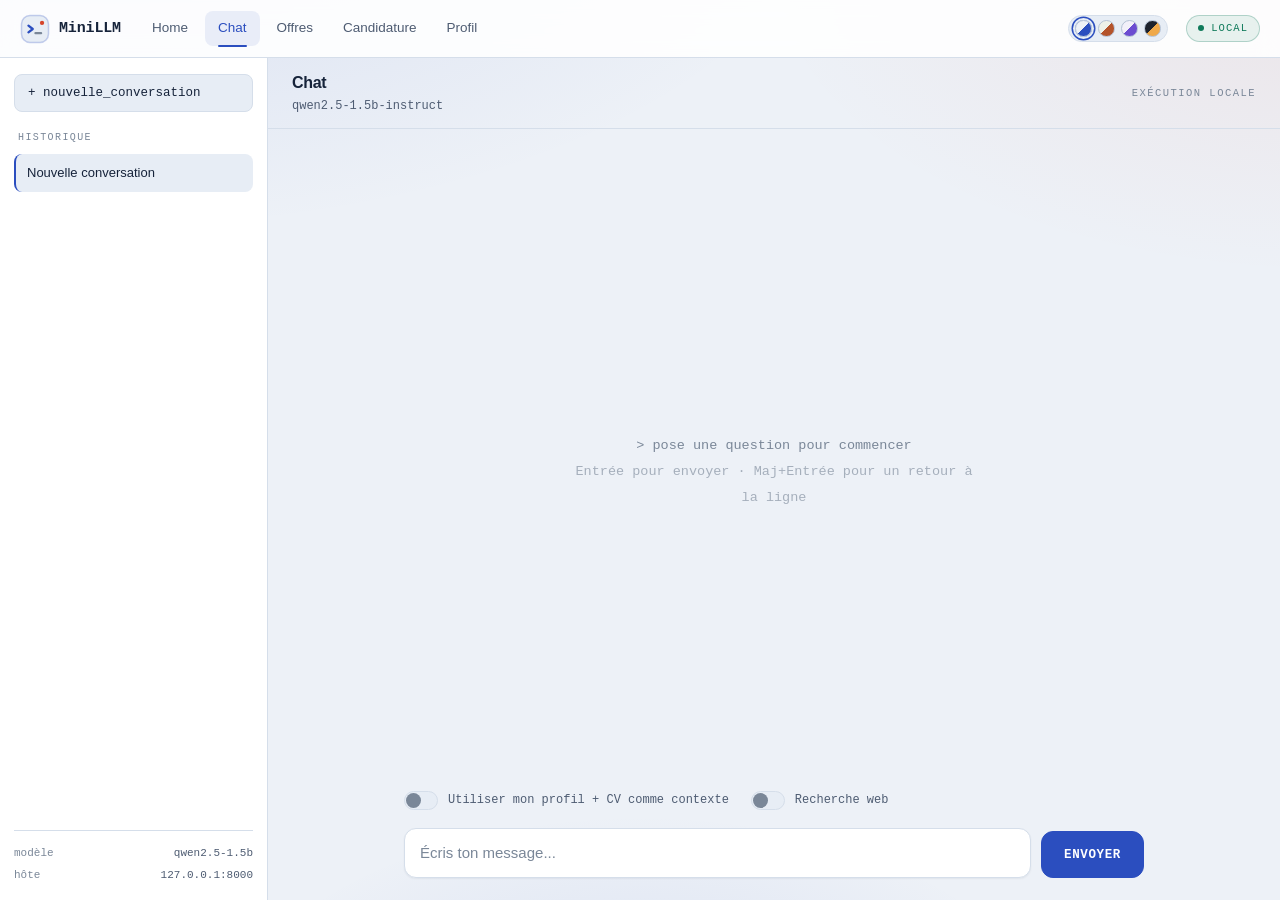
<file: frontend/index.html>
<!DOCTYPE html>
<html lang="fr">
<head>
    <meta charset="UTF-8">
    <meta name="viewport" content="width=device-width, initial-scale=1.0">
    <title>MiniLLM — Chat</title>
    <link rel="icon" href="logo.svg" type="image/svg+xml">
    <link rel="stylesheet" href="style.css">
    <script>
        // Applique le thème enregistré avant le rendu (évite le flash)
        try {
            var t = localStorage.getItem("minillm-palette");
            if (t && t !== "vitrail") document.documentElement.setAttribute("data-theme", t);
        } catch (e) {}
    </script>
</head>
<body>
    <!-- ===== Navigation globale ===== -->
    <header class="topnav">
        <button class="nav-toggle" id="nav-toggle" aria-label="Ouvrir le menu" aria-expanded="false" aria-controls="nav-menu">
            <span class="bar"></span><span class="bar"></span><span class="bar"></span>
        </button>

        <a href="home.html" class="brand">
            <svg class="logo" viewBox="0 0 32 32" aria-hidden="true">
                <rect class="logo-frame" x="1.6" y="1.6" width="28.8" height="28.8" rx="9"/>
                <path class="logo-caret" d="M9 12.4 L13.6 16 L9 19.6"/>
                <path class="logo-line" d="M16.4 20.4 H22.6"/>
                <circle class="logo-spark" cx="23.5" cy="9.5" r="2.3"/>
            </svg>
            <span class="brand-name">MiniLLM</span>
        </a>

        <nav class="nav-menu" id="nav-menu" aria-label="Navigation principale">
            <a href="home.html" class="nav-link">Home</a>
            <a href="index.html" class="nav-link is-active" aria-current="page">Chat</a>
            <a href="jobs.html" class="nav-link">Offres</a>
            <a href="apply.html" class="nav-link">Candidature</a>
            <a href="profile.html" class="nav-link">Profil</a>
        </nav>

        <div class="theme-picker" id="theme-picker" role="group" aria-label="Palette de couleurs">
            <button type="button" class="swatch swatch-vitrail" data-palette="vitrail" title="Vitrail — porcelaine et outremer" aria-label="Palette Vitrail" aria-pressed="true"></button>
            <button type="button" class="swatch swatch-atelier" data-palette="atelier" title="Atelier — terre de Sienne et sauge" aria-label="Palette Atelier" aria-pressed="false"></button>
            <button type="button" class="swatch swatch-aube" data-palette="aube" title="Aube — lavande et violet" aria-label="Palette Aube" aria-pressed="false"></button>
            <button type="button" class="swatch swatch-nuit" data-palette="nuit" title="Nuit — graphite et ambre" aria-label="Palette Nuit" aria-pressed="false"></button>
        </div>

        <span class="status-badge"><span class="status-dot"></span>LOCAL</span>
    </header>

    <!-- ===== Application Chat ===== -->
    <div class="app">
        <div class="sidebar-scrim"></div>

        <aside class="sidebar">
            <button id="new-chat-btn" class="new-chat-btn">+ nouvelle_conversation</button>

            <div class="sidebar-label">Historique</div>
            <div id="history-list" class="history-list"></div>

            <div class="sidebar-footer">
                <div class="model-row"><span>modèle</span><strong>qwen2.5-1.5b</strong></div>
                <div class="model-row"><span>hôte</span><strong>127.0.0.1:8000</strong></div>
            </div>
        </aside>

        <main class="chat-area">
            <header class="chat-header">
                <div class="header-left">
                    <button class="sidebar-toggle" id="sidebar-toggle" aria-label="Afficher l'historique" aria-expanded="false">☰</button>
                    <div class="titles">
                        <span class="page-title">Chat</span>
                        <span class="model-name">qwen2.5-1.5b-instruct</span>
                    </div>
                </div>
                <span class="eyebrow">exécution locale</span>
            </header>

            <div id="messages" class="messages">
                <div class="empty-state" id="empty-state">
                    &gt; pose une question pour commencer<br>
                    <span class="hint">Entrée pour envoyer · Maj+Entrée pour un retour à la ligne</span>
                </div>
            </div>

            <div class="context-toggle-row">
                <label class="context-toggle" for="use-profile-toggle">
                    <input type="checkbox" id="use-profile-toggle">
                    <span class="toggle-track"><span class="toggle-thumb"></span></span>
                    <span class="toggle-label">Utiliser mon profil + CV comme contexte</span>
                </label>
                <label class="context-toggle" for="force-search-toggle">
                    <input type="checkbox" id="force-search-toggle">
                    <span class="toggle-track"><span class="toggle-thumb"></span></span>
                    <span class="toggle-label">Recherche web</span>
                </label>
            </div>

            <form id="chat-form" class="chat-input-form">
                <textarea
                    id="chat-input"
                    placeholder="Écris ton message..."
                    rows="1"
                    aria-label="Message"
                ></textarea>
                <button type="submit" id="send-btn">ENVOYER</button>
            </form>
        </main>
    </div>

    <script src="nav.js"></script>
    <script src="app.js"></script>
</body>
</html>
</file>
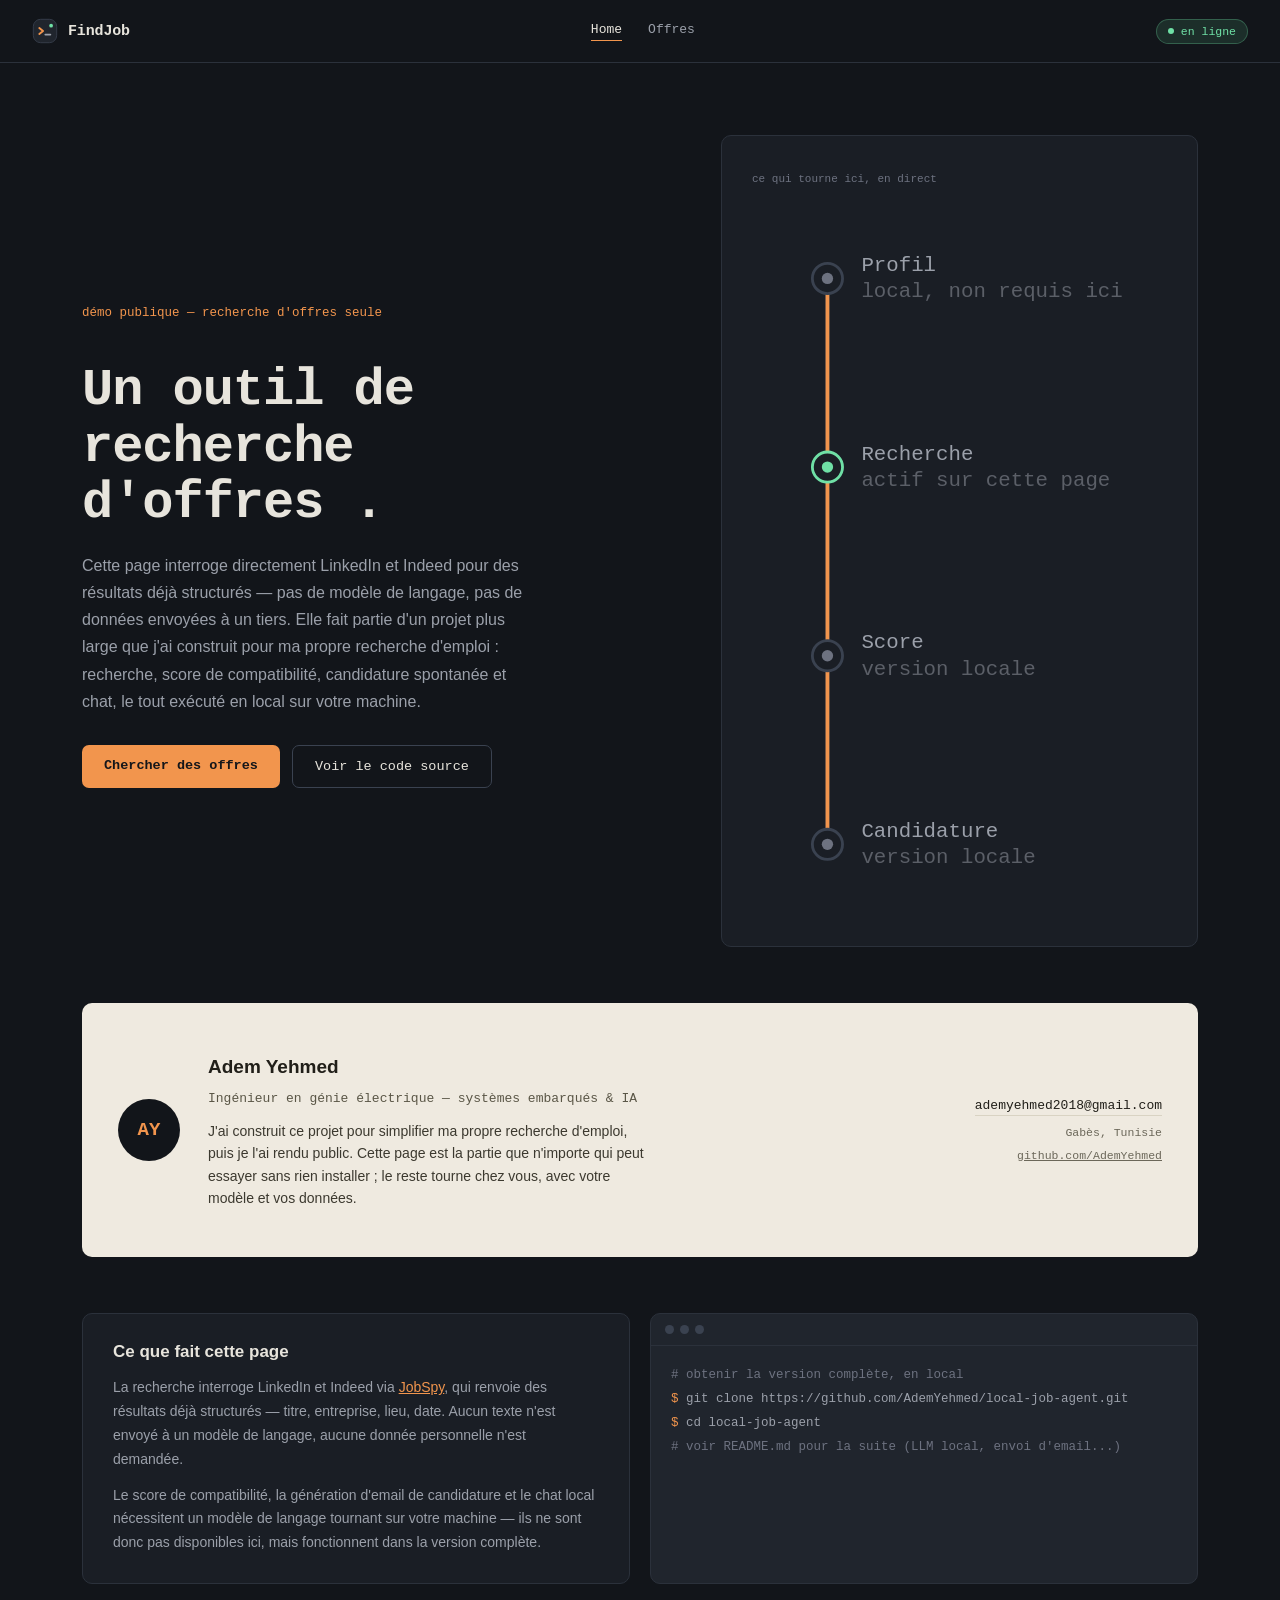
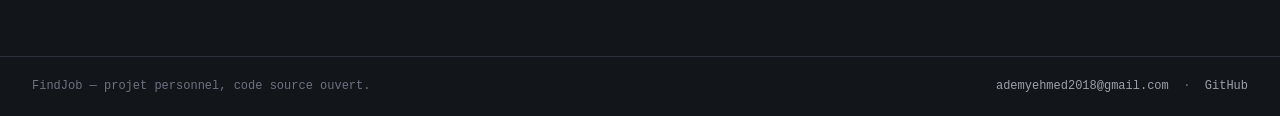
<file: public-demo/frontend/index.html>
<!DOCTYPE html>
<html lang="fr">
<head>
    <meta charset="UTF-8">
    <meta name="viewport" content="width=device-width, initial-scale=1.0">
    <title>FindJob — Recherche d'offres, sans serveur LLM</title>
    <link rel="icon" href="logo.svg" type="image/svg+xml">
    <link rel="stylesheet" href="public.css">
</head>
<body>
    <header class="topnav">
        <a href="home.html" class="brand">
            <svg class="logo" viewBox="0 0 32 32" aria-hidden="true">
                <rect class="logo-frame" x="1.6" y="1.6" width="28.8" height="28.8" rx="9"/>
                <path class="logo-caret" d="M9 12.4 L13.6 16 L9 19.6" fill="none" stroke-width="2.4" stroke-linecap="round" stroke-linejoin="round"/>
                <path class="logo-line" d="M16.4 20.4 H22.6" fill="none" stroke-width="2.2" stroke-linecap="round"/>
                <circle class="logo-spark" cx="23.5" cy="9.5" r="2.3"/>
            </svg>
            <span class="brand-name">FindJob</span>
        </a>

        <nav class="nav-menu" aria-label="Navigation principale">
            <a href="home.html" class="nav-link is-active" aria-current="page">Home</a>
            <a href="jobs.html" class="nav-link">Offres</a>
        </nav>

        <span class="status-badge"><span class="status-dot online"></span>en ligne</span>
    </header>

    <section class="hero-section">
        <div>
            <p class="hero-kicker">démo publique — recherche d'offres seule</p>
            <h1 class="hero-title">Un outil de recherche d'offres .</h1>
            <p class="hero-body">
                Cette page interroge directement LinkedIn et Indeed pour des résultats déjà structurés —
                pas de modèle de langage, pas de données envoyées à un tiers. Elle fait partie d'un projet
                plus large que j'ai construit pour ma propre recherche d'emploi : recherche, score de
                compatibilité, candidature spontanée et chat, le tout exécuté en local sur votre machine.
            </p>
            <div class="hero-actions">
                <a href="jobs.html" class="btn-signal">Chercher des offres</a>
                <a href="https://github.com/AdemYehmed/local-job-agent" target="_blank" rel="noopener noreferrer" class="btn-ghost">Voir le code source</a>
            </div>
        </div>

        <div class="trace-panel">
            <p class="trace-panel-label">ce qui tourne ici, en direct</p>
            <svg class="trace-svg" viewBox="0 0 220 380" aria-label="Étapes du projet : profil, recherche, score, candidature">
                <path class="trace-path" d="M40,40 L40,140 L40,240 L40,340"/>
                <path class="trace-path-active" d="M40,40 L40,140 L40,240 L40,340"/>

                <g class="trace-node">
                    <circle class="trace-node-ring" cx="40" cy="40" r="8"/>
                    <circle class="trace-node-dot" cx="40" cy="40" r="3"/>
                    <text class="trace-node-label" x="58" y="36">Profil</text>
                    <text class="trace-node-label" x="58" y="50" fill-opacity="0.5" font-size="9.5">local, non requis ici</text>
                </g>

                <g class="trace-node is-live">
                    <circle class="trace-node-ring" cx="40" cy="140" r="8"/>
                    <circle class="trace-node-dot" cx="40" cy="140" r="3"/>
                    <text class="trace-node-label" x="58" y="136">Recherche</text>
                    <text class="trace-node-label" x="58" y="150" fill-opacity="0.5" font-size="9.5">actif sur cette page</text>
                </g>

                <g class="trace-node">
                    <circle class="trace-node-ring" cx="40" cy="240" r="8"/>
                    <circle class="trace-node-dot" cx="40" cy="240" r="3"/>
                    <text class="trace-node-label" x="58" y="236">Score</text>
                    <text class="trace-node-label" x="58" y="250" fill-opacity="0.5" font-size="9.5">version locale</text>
                </g>

                <g class="trace-node">
                    <circle class="trace-node-ring" cx="40" cy="340" r="8"/>
                    <circle class="trace-node-dot" cx="40" cy="340" r="3"/>
                    <text class="trace-node-label" x="58" y="336">Candidature</text>
                    <text class="trace-node-label" x="58" y="350" fill-opacity="0.5" font-size="9.5">version locale</text>
                </g>
            </svg>
        </div>
    </section>

    <section class="identity-section">
        <div class="identity-card">
            <div class="identity-avatar">AY</div>
            <div>
                <p class="identity-name">Adem Yehmed</p>
                <p class="identity-role">Ingénieur en génie électrique — systèmes embarqués &amp; IA</p>
                <p class="identity-bio">
                    J'ai construit ce projet pour simplifier ma propre recherche d'emploi, puis je l'ai
                    rendu public. Cette page est la partie que n'importe qui peut essayer sans rien
                    installer ; le reste tourne chez vous, avec votre modèle et vos données.
                </p>
            </div>
            <div class="identity-contact">
                <a class="identity-mail" href="mailto:ademyehmed2018@gmail.com">ademyehmed2018@gmail.com</a>
                <span class="identity-meta">Gabès, Tunisie</span>
                <span class="identity-meta"><a href="https://github.com/AdemYehmed" target="_blank" rel="noopener noreferrer" style="color:inherit;">github.com/AdemYehmed</a></span>
            </div>
        </div>
    </section>

    <section class="about-section">
        <div class="about-panel">
            <h2>Ce que fait cette page</h2>
            <p>
                La recherche interroge LinkedIn et Indeed via <a href="https://github.com/speedyapply/JobSpy" target="_blank" rel="noopener noreferrer" style="color:var(--signal)">JobSpy</a>,
                qui renvoie des résultats déjà structurés — titre, entreprise, lieu, date. Aucun texte
                n'est envoyé à un modèle de langage, aucune donnée personnelle n'est demandée.
            </p>
            <p>
                Le score de compatibilité, la génération d'email de candidature et le chat local
                nécessitent un modèle de langage tournant sur votre machine — ils ne sont donc pas
                disponibles ici, mais fonctionnent dans la version complète.
            </p>
        </div>

        <div class="terminal">
            <div class="terminal-head">
                <span class="terminal-dot"></span><span class="terminal-dot"></span><span class="terminal-dot"></span>
            </div>
            <div class="terminal-body">
                <div><span class="comment"># obtenir la version complète, en local</span></div>
                <div><span class="prompt">$</span> git clone https://github.com/AdemYehmed/local-job-agent.git</div>
                <div><span class="prompt">$</span> cd local-job-agent</div>
                <div><span class="comment"># voir README.md pour la suite (LLM local, envoi d'email...)</span></div>
            </div>
        </div>
    </section>

    <footer class="public-footer">
        <span>FindJob — projet personnel, code source ouvert.</span>
        <span>
            <a href="mailto:ademyehmed2018@gmail.com">ademyehmed2018@gmail.com</a>
            &nbsp;·&nbsp;
            <a href="https://github.com/AdemYehmed/local-job-agent" target="_blank" rel="noopener noreferrer">GitHub</a>
        </span>
    </footer>
</body>
</html>
</file>
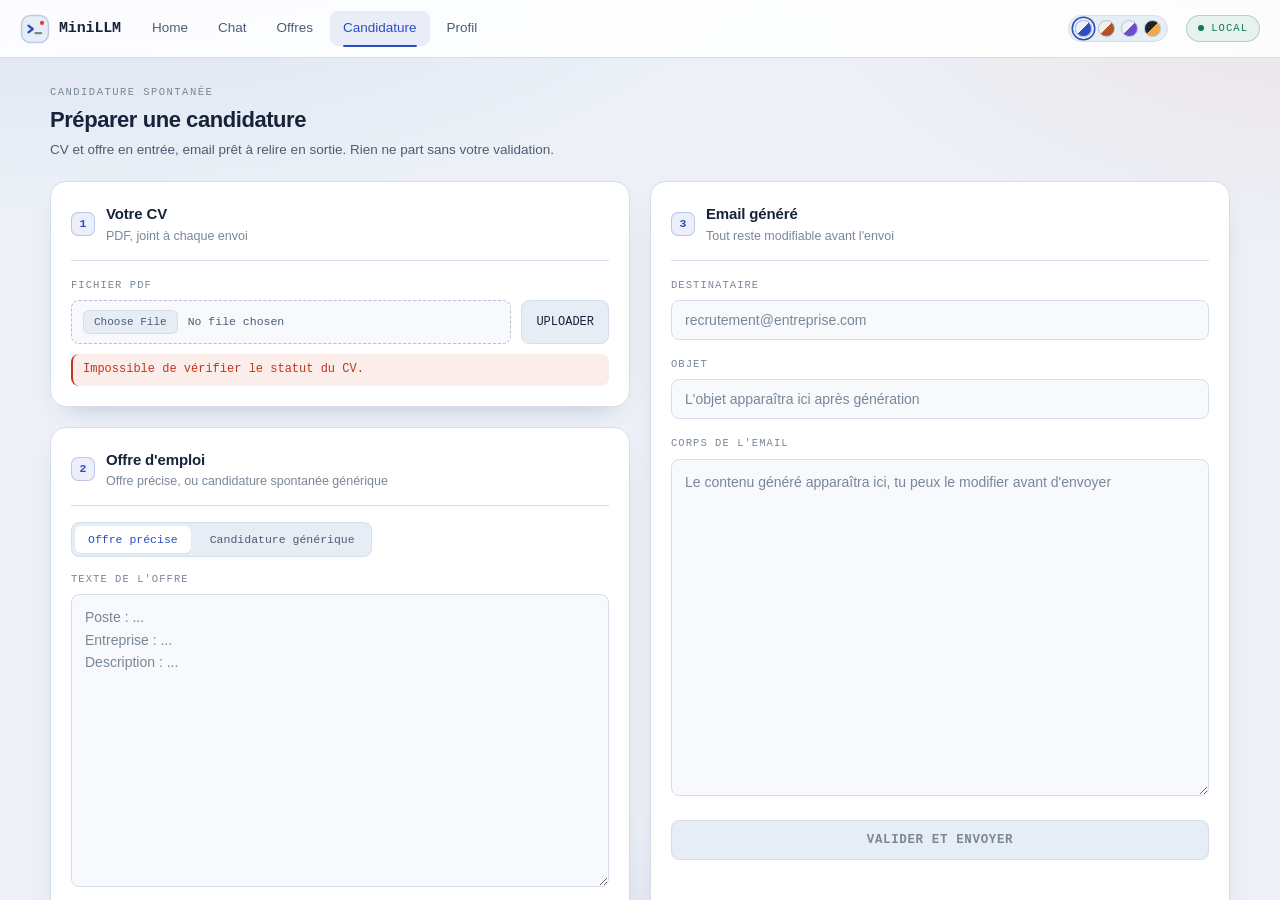
<file: frontend/apply.html>
<!DOCTYPE html>
<html lang="fr">
<head>
    <meta charset="UTF-8">
    <meta name="viewport" content="width=device-width, initial-scale=1.0">
    <title>MiniLLM — Candidature</title>
    <link rel="icon" href="logo.svg" type="image/svg+xml">
    <link rel="stylesheet" href="style.css">
    <link rel="stylesheet" href="apply.css">
    <script>
        // Applique le thème enregistré avant le rendu (évite le flash)
        try {
            var t = localStorage.getItem("minillm-palette");
            if (t && t !== "vitrail") document.documentElement.setAttribute("data-theme", t);
        } catch (e) {}
    </script>
</head>
<body>
    <!-- ===== Navigation globale ===== -->
    <header class="topnav">
        <button class="nav-toggle" id="nav-toggle" aria-label="Ouvrir le menu" aria-expanded="false" aria-controls="nav-menu">
            <span class="bar"></span><span class="bar"></span><span class="bar"></span>
        </button>

        <a href="home.html" class="brand">
            <svg class="logo" viewBox="0 0 32 32" aria-hidden="true">
                <rect class="logo-frame" x="1.6" y="1.6" width="28.8" height="28.8" rx="9"/>
                <path class="logo-caret" d="M9 12.4 L13.6 16 L9 19.6"/>
                <path class="logo-line" d="M16.4 20.4 H22.6"/>
                <circle class="logo-spark" cx="23.5" cy="9.5" r="2.3"/>
            </svg>
            <span class="brand-name">MiniLLM</span>
        </a>

        <nav class="nav-menu" id="nav-menu" aria-label="Navigation principale">
            <a href="home.html" class="nav-link">Home</a>
            <a href="index.html" class="nav-link">Chat</a>
            <a href="jobs.html" class="nav-link">Offres</a>
            <a href="apply.html" class="nav-link is-active" aria-current="page">Candidature</a>
            <a href="profile.html" class="nav-link">Profil</a>
        </nav>

        <div class="theme-picker" id="theme-picker" role="group" aria-label="Palette de couleurs">
            <button type="button" class="swatch swatch-vitrail" data-palette="vitrail" title="Vitrail — porcelaine et outremer" aria-label="Palette Vitrail" aria-pressed="true"></button>
            <button type="button" class="swatch swatch-atelier" data-palette="atelier" title="Atelier — terre de Sienne et sauge" aria-label="Palette Atelier" aria-pressed="false"></button>
            <button type="button" class="swatch swatch-aube" data-palette="aube" title="Aube — lavande et violet" aria-label="Palette Aube" aria-pressed="false"></button>
            <button type="button" class="swatch swatch-nuit" data-palette="nuit" title="Nuit — graphite et ambre" aria-label="Palette Nuit" aria-pressed="false"></button>
        </div>

        <span class="status-badge"><span class="status-dot"></span>LOCAL</span>
    </header>

    <main class="page-main">
        <div class="page-head reveal">
            <div class="titles">
                <p class="eyebrow">candidature spontanée</p>
                <h1 class="page-title">Préparer une candidature</h1>
                <p class="page-subtitle">CV et offre en entrée, email prêt à relire en sortie. Rien ne part sans votre validation.</p>
            </div>
        </div>

        <div class="grid-2">

            <!-- ===== Colonne gauche : entrées ===== -->
            <div>
                <section class="panel reveal reveal-1">
                    <div class="panel-head">
                        <span class="step-badge">1</span>
                        <div class="head-text">
                            <span class="panel-title">Votre CV</span>
                            <span class="panel-hint">PDF, joint à chaque envoi</span>
                        </div>
                    </div>

                    <label class="panel-label" for="cv-upload">Fichier PDF</label>
                    <div class="cv-upload-row">
                        <input type="file" id="cv-upload" accept="application/pdf">
                        <button id="upload-cv-btn" class="secondary-btn">UPLOADER</button>
                    </div>
                    <div id="cv-status" class="status-text"></div>
                </section>

                <section class="panel reveal reveal-2">
                    <div class="panel-head">
                        <span class="step-badge">2</span>
                        <div class="head-text">
                            <span class="panel-title">Offre d'emploi</span>
                            <span class="panel-hint">Offre précise, ou candidature spontanée générique</span>
                        </div>
                    </div>

                    <div class="mode-tabs" role="tablist" aria-label="Mode de candidature">
                        <button type="button" class="mode-tab is-active" id="mode-tab-offer" data-mode="offer">Offre précise</button>
                        <button type="button" class="mode-tab" id="mode-tab-generic" data-mode="generic">Candidature générique</button>
                    </div>

                    <div id="offer-mode-fields">
                        <label class="panel-label" for="job-text">Texte de l'offre</label>
                        <textarea id="job-text" placeholder="Poste : ...&#10;Entreprise : ...&#10;Description : ..." rows="12"></textarea>
                    </div>

                    <div id="generic-mode-fields" style="display:none;">
                        <label class="panel-label" for="company-name">Nom de l'entreprise</label>
                        <input type="text" id="company-name" placeholder="ex: KPIT Technologies">
                        <p class="mode-hint">Aucun poste précis ne sera mentionné — l'email reste général et présente votre profil.</p>
                    </div>

                    <div class="button-row">
                        <button id="score-btn" class="secondary-btn">CALCULER LE SCORE</button>
                        <button id="generate-btn" class="primary-btn">GÉNÉRER L'EMAIL</button>
                    </div>
                    <div id="score-result" class="score-box" style="display:none;"></div>
                    <div id="generate-status" class="status-text"></div>
                </section>
            </div>

            <!-- ===== Colonne droite : email ===== -->
            <div>
                <section class="panel reveal reveal-3">
                    <div class="panel-head">
                        <span class="step-badge">3</span>
                        <div class="head-text">
                            <span class="panel-title">Email généré</span>
                            <span class="panel-hint">Tout reste modifiable avant l'envoi</span>
                        </div>
                    </div>

                    <div class="field">
                        <label class="panel-label" for="email-to">Destinataire</label>
                        <input type="email" id="email-to" placeholder="recrutement@entreprise.com">
                    </div>

                    <div class="field">
                        <label class="panel-label" for="email-subject">Objet</label>
                        <input type="text" id="email-subject" placeholder="L'objet apparaîtra ici après génération">
                    </div>

                    <div class="field">
                        <label class="panel-label" for="email-body">Corps de l'email</label>
                        <textarea id="email-body" placeholder="Le contenu généré apparaîtra ici, tu peux le modifier avant d'envoyer" rows="14"></textarea>
                    </div>

                    <button id="send-btn" class="primary-btn send" disabled>VALIDER ET ENVOYER</button>
                    <div id="send-status" class="status-text"></div>

                    <p class="send-note">L'envoi demande une confirmation. Le CV uploadé est joint automatiquement.</p>
                </section>
            </div>

        </div>
    </main>

    <script src="nav.js"></script>
    <script src="apply.js"></script>
</body>
</html>
</file>
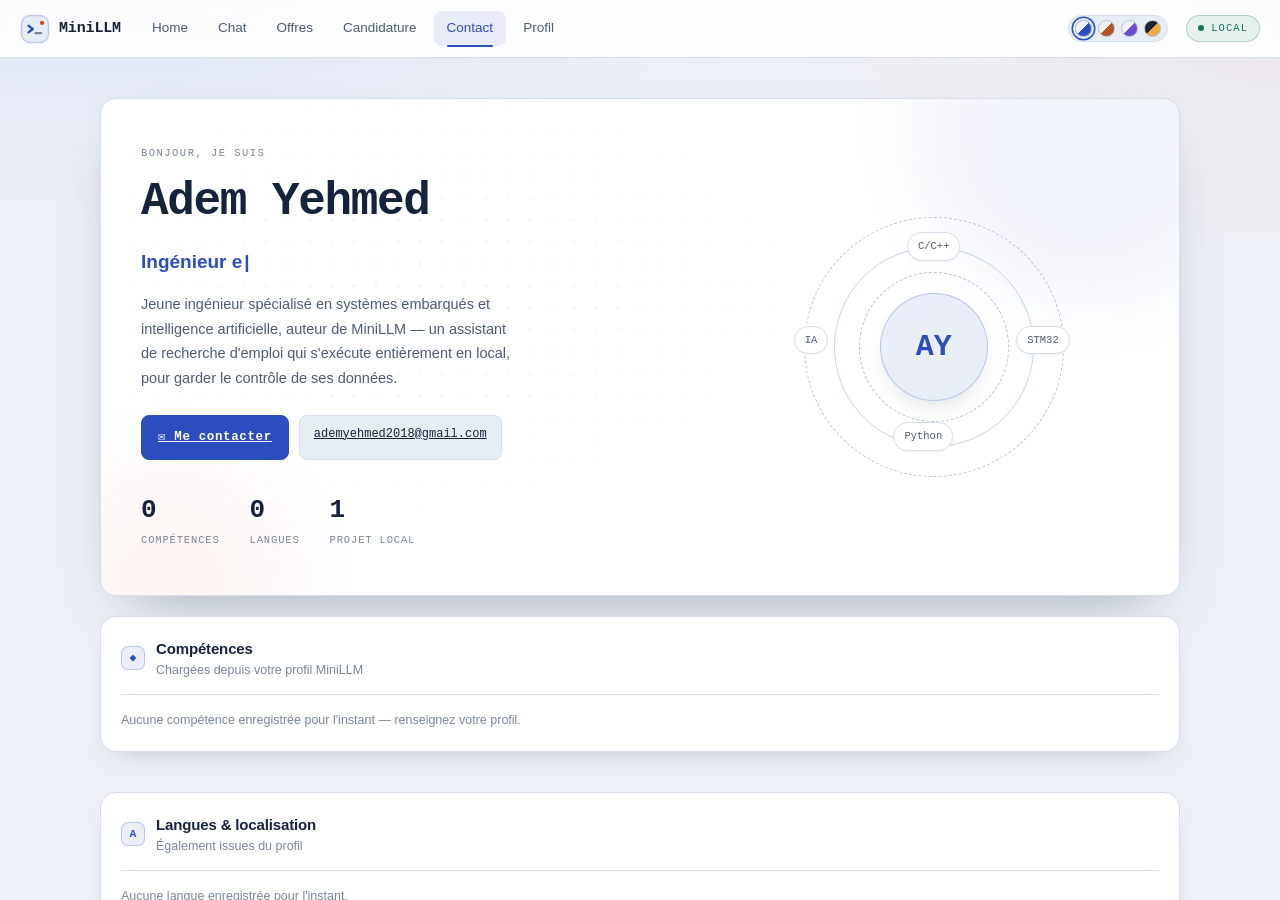
<file: frontend/contact.html>
<!DOCTYPE html>
<html lang="fr">
<head>
    <meta charset="UTF-8">
    <meta name="viewport" content="width=device-width, initial-scale=1.0">
    <title>MiniLLM — Adem Yehmed</title>
    <link rel="icon" href="logo.svg" type="image/svg+xml">
    <link rel="stylesheet" href="style.css">
    <link rel="stylesheet" href="contact.css">
    <script>
        try {
            var t = localStorage.getItem("minillm-palette");
            if (t && t !== "vitrail") document.documentElement.setAttribute("data-theme", t);
        } catch (e) {}
    </script>
</head>
<body>
    <header class="topnav">
        <button class="nav-toggle" id="nav-toggle" aria-label="Ouvrir le menu" aria-expanded="false" aria-controls="nav-menu">
            <span class="bar"></span><span class="bar"></span><span class="bar"></span>
        </button>

        <a href="home.html" class="brand">
            <svg class="logo" viewBox="0 0 32 32" aria-hidden="true">
                <rect class="logo-frame" x="1.6" y="1.6" width="28.8" height="28.8" rx="9"/>
                <path class="logo-caret" d="M9 12.4 L13.6 16 L9 19.6"/>
                <path class="logo-line" d="M16.4 20.4 H22.6"/>
                <circle class="logo-spark" cx="23.5" cy="9.5" r="2.3"/>
            </svg>
            <span class="brand-name">MiniLLM</span>
        </a>

        <nav class="nav-menu" id="nav-menu" aria-label="Navigation principale">
            <a href="home.html" class="nav-link">Home</a>
            <a href="index.html" class="nav-link">Chat</a>
            <a href="jobs.html" class="nav-link">Offres</a>
            <a href="apply.html" class="nav-link">Candidature</a>
            <a href="contact.html" class="nav-link is-active" aria-current="page">Contact</a>
            <a href="profile.html" class="nav-link">Profil</a>
        </nav>

        <div class="theme-picker" id="theme-picker" role="group" aria-label="Palette de couleurs">
            <button type="button" class="swatch swatch-vitrail" data-palette="vitrail" title="Vitrail — porcelaine et outremer" aria-label="Palette Vitrail" aria-pressed="true"></button>
            <button type="button" class="swatch swatch-atelier" data-palette="atelier" title="Atelier — terre de Sienne et sauge" aria-label="Palette Atelier" aria-pressed="false"></button>
            <button type="button" class="swatch swatch-aube" data-palette="aube" title="Aube — lavande et violet" aria-label="Palette Aube" aria-pressed="false"></button>
            <button type="button" class="swatch swatch-nuit" data-palette="nuit" title="Nuit — graphite et ambre" aria-label="Palette Nuit" aria-pressed="false"></button>
        </div>

        <span class="status-badge"><span class="status-dot"></span>LOCAL</span>
    </header>

    <main class="about-main">
        <div class="about-inner">

            <section class="about-hero reveal">
                <span class="blob blob-1" aria-hidden="true"></span>
                <span class="blob blob-2" aria-hidden="true"></span>
                <span class="grid-dots" aria-hidden="true"></span>

                <div class="about-hero-left">
                    <p class="eyebrow">bonjour, je suis</p>
                    <h1 class="about-name">Adem Yehmed</h1>
                    <p class="about-role">
                        <span id="typed-role">Ingénieur en Génie Électrique</span><span class="caret">|</span>
                    </p>
                    <p class="about-bio" id="about-bio">
                        Jeune ingénieur spécialisé en systèmes embarqués et intelligence artificielle,
                        auteur de MiniLLM — un assistant de recherche d'emploi qui s'exécute entièrement
                        en local, pour garder le contrôle de ses données.
                    </p>

                    <div class="about-actions">
                        <a class="primary-btn" href="mailto:ademyehmed2018@gmail.com?subject=Contact%20-%20MiniLLM">
                            ✉ Me contacter
                        </a>
                        <a class="secondary-btn" href="mailto:ademyehmed2018@gmail.com" id="email-copy-btn">
                            ademyehmed2018@gmail.com
                        </a>
                    </div>

                    <div class="about-stats" id="about-stats">
                        <div class="stat">
                            <span class="stat-num" data-target="0" id="stat-skills">0</span>
                            <span class="stat-label">compétences</span>
                        </div>
                        <div class="stat">
                            <span class="stat-num" data-target="0" id="stat-langs">0</span>
                            <span class="stat-label">langues</span>
                        </div>
                        <div class="stat">
                            <span class="stat-num" data-target="1">1</span>
                            <span class="stat-label">projet local</span>
                        </div>
                    </div>
                </div>

                <div class="about-hero-right">
                    <div class="avatar-orbit">
                        <span class="ring ring-1"></span>
                        <span class="ring ring-2"></span>
                        <span class="ring ring-3"></span>
                        <div class="avatar-core">AY</div>
                        <span class="orbit-chip chip-1">C/C++</span>
                        <span class="orbit-chip chip-2">STM32</span>
                        <span class="orbit-chip chip-3">Python</span>
                        <span class="orbit-chip chip-4">IA</span>
                    </div>
                </div>
            </section>

            <section class="panel about-skills reveal reveal-1">
                <div class="panel-head">
                    <span class="step-badge">◆</span>
                    <div class="head-text">
                        <span class="panel-title">Compétences</span>
                        <span class="panel-hint">Chargées depuis votre profil MiniLLM</span>
                    </div>
                </div>
                <div id="skills-bars" class="skills-bars">
                    <p class="skills-empty">Chargement du profil…</p>
                </div>
            </section>

            <section class="panel about-extra reveal reveal-2">
                <div class="panel-head">
                    <span class="step-badge">A</span>
                    <div class="head-text">
                        <span class="panel-title">Langues &amp; localisation</span>
                        <span class="panel-hint">Également issues du profil</span>
                    </div>
                </div>
                <div id="langs-chips" class="langs-chips">
                    <p class="skills-empty">Chargement…</p>
                </div>
                <div class="about-location" id="about-location"></div>
            </section>

            <section class="panel about-project reveal reveal-3">
                <div class="panel-head">
                    <span class="step-badge">i</span>
                    <div class="head-text">
                        <span class="panel-title">À propos de MiniLLM</span>
                        <span class="panel-hint">Pourquoi ce projet existe</span>
                    </div>
                </div>
                <p class="contact-paragraph">
                    MiniLLM fait tourner un modèle de langage directement sur la machine de l'utilisateur,
                    via llama.cpp, pour chercher des offres, évaluer leur compatibilité, rédiger une
                    candidature et l'envoyer avec le CV joint — sans jamais transmettre vos données à un
                    tiers, à l'exception de la rédaction finale de l'email (API Gemini), toujours soumise
                    à votre validation avant l'envoi.
                </p>
            </section>

        </div>
    </main>

    <script src="nav.js"></script>
    <script src="contact.js"></script>
</body>
</html>
</file>
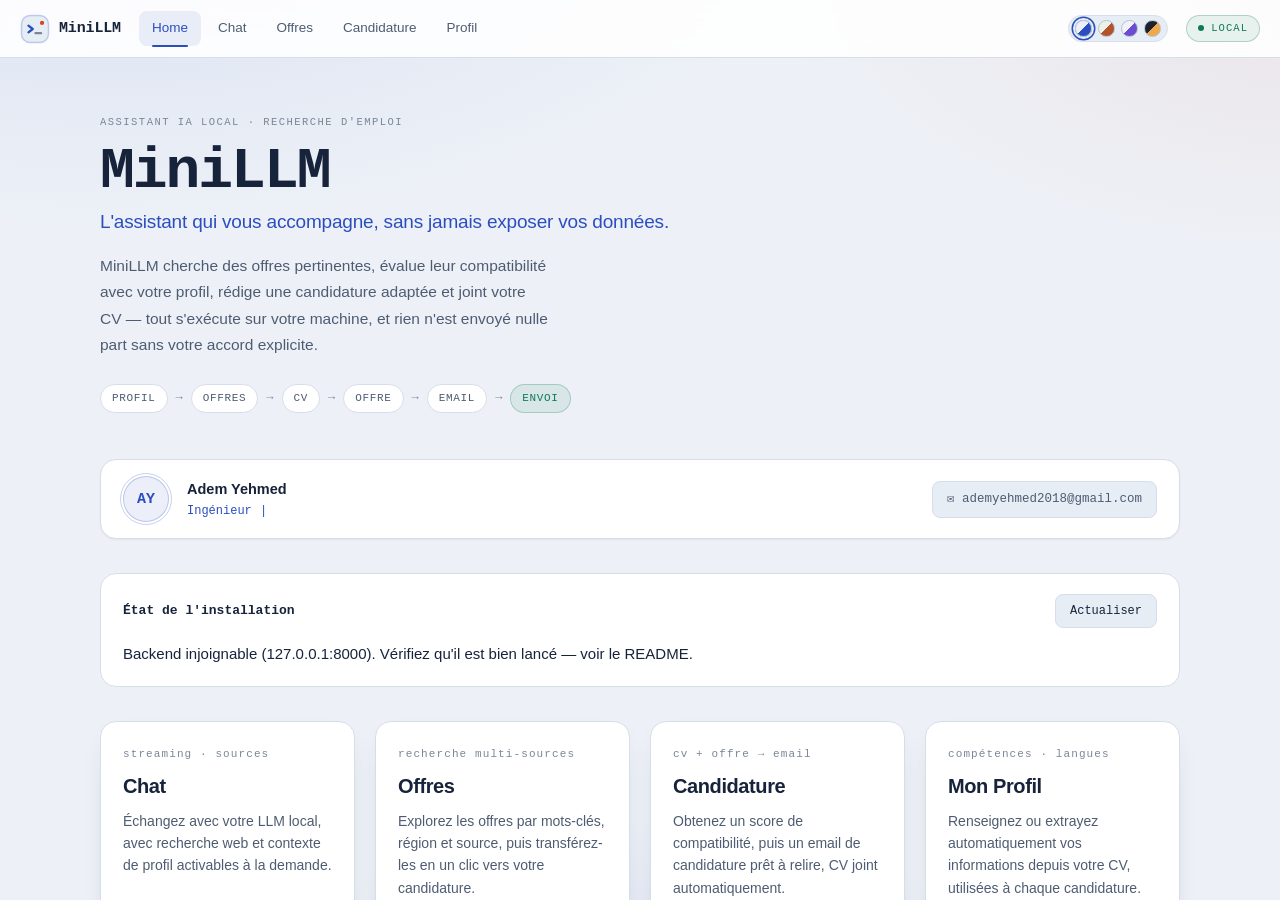
<file: frontend/home.html>
<!DOCTYPE html>
<html lang="fr">
<head>
    <meta charset="UTF-8">
    <meta name="viewport" content="width=device-width, initial-scale=1.0">
    <title>MiniLLM — Home</title>
    <link rel="icon" href="logo.svg" type="image/svg+xml">
    <link rel="stylesheet" href="style.css">
    <link rel="stylesheet" href="home.css">
    <script>
        // Applique le thème enregistré avant le rendu (évite le flash)
        try {
            var t = localStorage.getItem("minillm-palette");
            if (t && t !== "vitrail") document.documentElement.setAttribute("data-theme", t);
        } catch (e) {}
    </script>
</head>
<body>
    <!-- ===== Navigation globale ===== -->
    <header class="topnav">
        <button class="nav-toggle" id="nav-toggle" aria-label="Ouvrir le menu" aria-expanded="false" aria-controls="nav-menu">
            <span class="bar"></span><span class="bar"></span><span class="bar"></span>
        </button>

        <a href="home.html" class="brand">
            <svg class="logo" viewBox="0 0 32 32" aria-hidden="true">
                <rect class="logo-frame" x="1.6" y="1.6" width="28.8" height="28.8" rx="9"/>
                <path class="logo-caret" d="M9 12.4 L13.6 16 L9 19.6"/>
                <path class="logo-line" d="M16.4 20.4 H22.6"/>
                <circle class="logo-spark" cx="23.5" cy="9.5" r="2.3"/>
            </svg>
            <span class="brand-name">MiniLLM</span>
        </a>

        <nav class="nav-menu" id="nav-menu" aria-label="Navigation principale">
            <a href="home.html" class="nav-link is-active" aria-current="page">Home</a>
            <a href="index.html" class="nav-link">Chat</a>
            <a href="jobs.html" class="nav-link">Offres</a>
            <a href="apply.html" class="nav-link">Candidature</a>
            <a href="profile.html" class="nav-link">Profil</a>
        </nav>

        <div class="theme-picker" id="theme-picker" role="group" aria-label="Palette de couleurs">
            <button type="button" class="swatch swatch-vitrail" data-palette="vitrail" title="Vitrail — porcelaine et outremer" aria-label="Palette Vitrail" aria-pressed="true"></button>
            <button type="button" class="swatch swatch-atelier" data-palette="atelier" title="Atelier — terre de Sienne et sauge" aria-label="Palette Atelier" aria-pressed="false"></button>
            <button type="button" class="swatch swatch-aube" data-palette="aube" title="Aube — lavande et violet" aria-label="Palette Aube" aria-pressed="false"></button>
            <button type="button" class="swatch swatch-nuit" data-palette="nuit" title="Nuit — graphite et ambre" aria-label="Palette Nuit" aria-pressed="false"></button>
        </div>

        <span class="status-badge"><span class="status-dot"></span>LOCAL</span>
    </header>

    <main class="home-main">
        <div class="home-inner">

            <!-- ===== Hero ===== -->
            <section class="hero reveal">
                <p class="eyebrow">assistant ia local · recherche d'emploi</p>
                <h1 class="hero-title">MiniLLM</h1>
                <p class="hero-subtitle">L'assistant qui vous accompagne, sans jamais exposer vos données.</p>
                <p class="hero-text">
                    MiniLLM cherche des offres pertinentes, évalue leur compatibilité avec votre profil,
                    rédige une candidature adaptée et joint votre CV — tout s'exécute sur votre machine,
                    et rien n'est envoyé nulle part sans votre accord explicite.
                </p>

                <!-- Signature : le vrai parcours de l'application -->
                <ol class="pipeline" aria-label="Parcours de l'application">
                    <li><span class="pipeline-step">Profil</span></li>
                    <li><span class="pipeline-step">Offres</span></li>
                    <li><span class="pipeline-step">CV</span></li>
                    <li><span class="pipeline-step">Offre</span></li>
                    <li><span class="pipeline-step">Email</span></li>
                    <li><span class="pipeline-step">Envoi</span></li>
                </ol>
            </section>

            <!-- ===== Barre de profil ===== -->
            <section class="profile-bar reveal reveal-1" aria-label="À propos de l'auteur">
                <div class="profile-bar-avatar">
                    AY
                    <span class="profile-bar-ring"></span>
                </div>
                <div class="profile-bar-text">
                    <span class="profile-bar-name">Adem Yehmed</span>
                    <span class="profile-bar-role"><span id="typed-role">Ingénieur en Génie Électrique</span><span class="caret">|</span></span>
                </div>
                <a class="profile-bar-mail" href="mailto:ademyehmed2018@gmail.com" id="email-copy-btn">
                    ✉ ademyehmed2018@gmail.com
                </a>
            </section>

            <!-- ===== État du système ===== -->
            <section class="status-panel reveal reveal-1" aria-label="État de la configuration">
                <div class="status-panel-head">
                    <span class="status-panel-title">État de l'installation</span>
                    <button id="refresh-status-btn" class="secondary-btn">Actualiser</button>
                </div>
                <div id="status-items" class="status-items">
                    <p class="skills-empty">Vérification en cours...</p>
                </div>
            </section>

            <!-- ===== Cartes ===== -->
            <section class="cards" aria-label="Modules">
                <a class="card reveal reveal-1" href="index.html">
                    <span class="card-tag">streaming · sources</span>
                    <h2 class="card-title">Chat</h2>
                    <p class="card-text">Échangez avec votre LLM local, avec recherche web et contexte de profil activables à la demande.</p>
                    <span class="card-cta">Ouvrir le Chat <span class="arrow">→</span></span>
                </a>

                <a class="card reveal reveal-2" href="jobs.html">
                    <span class="card-tag">recherche multi-sources</span>
                    <h2 class="card-title">Offres</h2>
                    <p class="card-text">Explorez les offres par mots-clés, région et source, puis transférez-les en un clic vers votre candidature.</p>
                    <span class="card-cta">Chercher des offres <span class="arrow">→</span></span>
                </a>

                <a class="card reveal reveal-3" href="apply.html">
                    <span class="card-tag">cv + offre → email</span>
                    <h2 class="card-title">Candidature</h2>
                    <p class="card-text">Obtenez un score de compatibilité, puis un email de candidature prêt à relire, CV joint automatiquement.</p>
                    <span class="card-cta">Préparer une candidature <span class="arrow">→</span></span>
                </a>

                <a class="card reveal reveal-4" href="profile.html">
                    <span class="card-tag">compétences · langues</span>
                    <h2 class="card-title">Mon Profil</h2>
                    <p class="card-text">Renseignez ou extrayez automatiquement vos informations depuis votre CV, utilisées à chaque candidature.</p>
                    <span class="card-cta">Modifier mon profil <span class="arrow">→</span></span>
                </a>
            </section>

            <!-- ===== Bandeau technique ===== -->
            <section class="specs reveal reveal-4" aria-label="Informations techniques">
                <div class="spec"><span class="spec-key">auteur</span><span class="spec-val">Adem Yehmed</span></div>
                <div class="spec"><span class="spec-key">contact</span><span class="spec-val"><a href="mailto:ademyehmed2018@gmail.com" class="spec-link">ademyehmed2018@gmail.com</a></span></div>
                <div class="spec"><span class="spec-key">modèle</span><span class="spec-val">qwen2.5-1.5b-instruct</span></div>
                <div class="spec"><span class="spec-key">backend</span><span class="spec-val">127.0.0.1:8000</span></div>
                <div class="spec"><span class="spec-key">données</span><span class="spec-val">jamais envoyées à un tiers, sauf génération d'email (Gemini)</span></div>
            </section>

        </div>
    </main>

    <script src="nav.js"></script>
    <script src="home-profile.js"></script>
    <script src="system-status.js"></script>
</body>
</html>
</file>
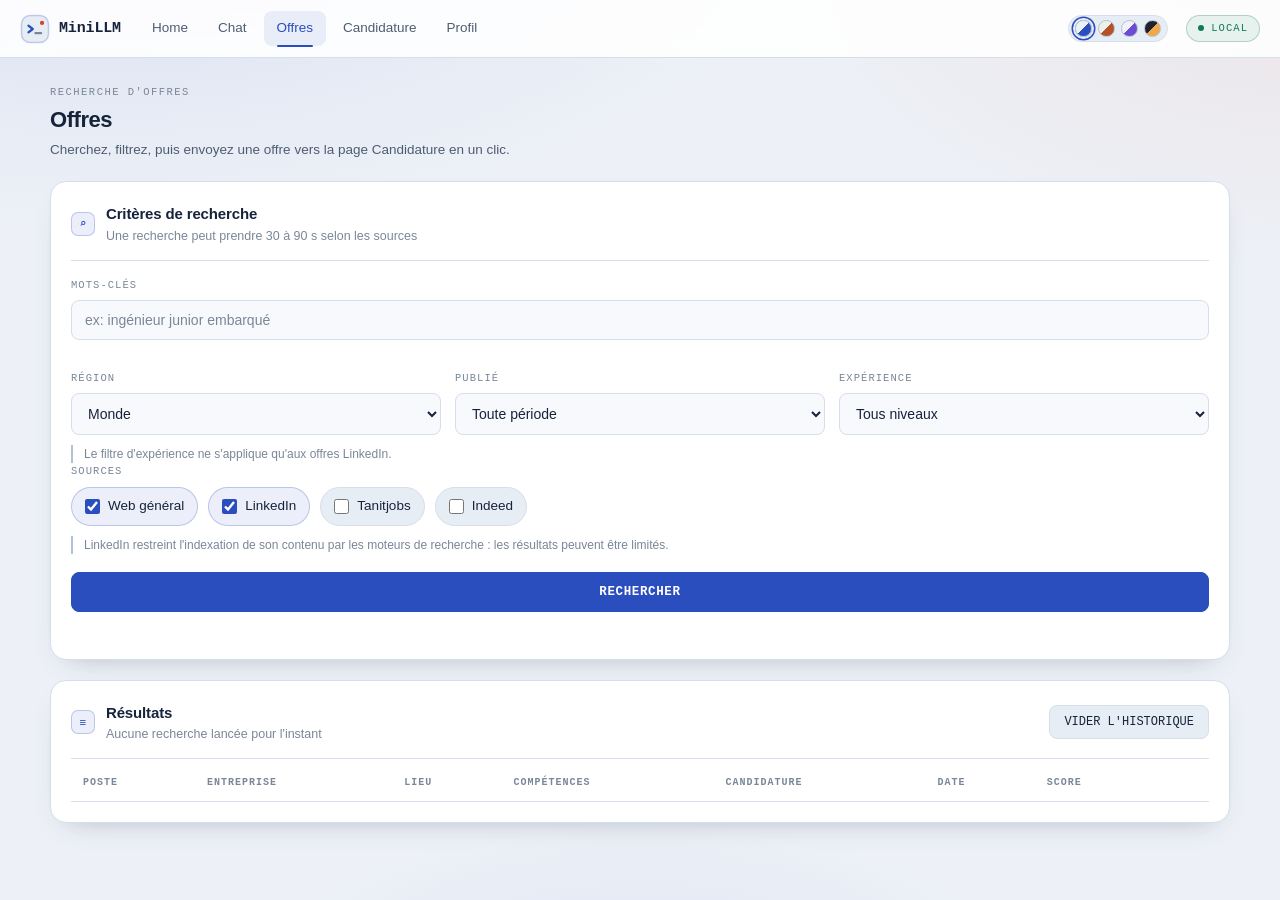
<file: frontend/jobs.html>
<!DOCTYPE html>
<html lang="fr">
<head>
    <meta charset="UTF-8">
    <meta name="viewport" content="width=device-width, initial-scale=1.0">
    <title>MiniLLM — Offres</title>
    <link rel="icon" href="logo.svg" type="image/svg+xml">
    <link rel="stylesheet" href="style.css">
    <link rel="stylesheet" href="jobs.css">
    <script>
        // Applique la palette enregistrée avant le rendu (évite le flash)
        try {
            var t = localStorage.getItem("minillm-palette");
            if (t && t !== "vitrail") document.documentElement.setAttribute("data-theme", t);
        } catch (e) {}
    </script>
</head>
<body>
    <header class="topnav">
        <button class="nav-toggle" id="nav-toggle" aria-label="Ouvrir le menu" aria-expanded="false" aria-controls="nav-menu">
            <span class="bar"></span><span class="bar"></span><span class="bar"></span>
        </button>

        <a href="home.html" class="brand">
            <svg class="logo" viewBox="0 0 32 32" aria-hidden="true">
                <rect class="logo-frame" x="1.6" y="1.6" width="28.8" height="28.8" rx="9"/>
                <path class="logo-caret" d="M9 12.4 L13.6 16 L9 19.6"/>
                <path class="logo-line" d="M16.4 20.4 H22.6"/>
                <circle class="logo-spark" cx="23.5" cy="9.5" r="2.3"/>
            </svg>
            <span class="brand-name">MiniLLM</span>
        </a>

        <nav class="nav-menu" id="nav-menu" aria-label="Navigation principale">
            <a href="home.html" class="nav-link">Home</a>
            <a href="index.html" class="nav-link">Chat</a>
            <a href="jobs.html" class="nav-link is-active" aria-current="page">Offres</a>
            <a href="apply.html" class="nav-link">Candidature</a>
            <a href="profile.html" class="nav-link">Profil</a>
        </nav>

        <div class="theme-picker" id="theme-picker" role="group" aria-label="Palette de couleurs">
            <button type="button" class="swatch swatch-vitrail" data-palette="vitrail" title="Vitrail — porcelaine et outremer" aria-label="Palette Vitrail" aria-pressed="true"></button>
            <button type="button" class="swatch swatch-atelier" data-palette="atelier" title="Atelier — terre de Sienne et sauge" aria-label="Palette Atelier" aria-pressed="false"></button>
            <button type="button" class="swatch swatch-aube" data-palette="aube" title="Aube — lavande et violet" aria-label="Palette Aube" aria-pressed="false"></button>
            <button type="button" class="swatch swatch-nuit" data-palette="nuit" title="Nuit — graphite et ambre" aria-label="Palette Nuit" aria-pressed="false"></button>
        </div>

        <span class="status-badge"><span class="status-dot"></span>LOCAL</span>
    </header>

    <main class="page-main">
        <div class="page-head reveal">
            <div class="titles">
                <p class="eyebrow">recherche d'offres</p>
                <h1 class="page-title">Offres</h1>
                <p class="page-subtitle">Cherchez, filtrez, puis envoyez une offre vers la page Candidature en un clic.</p>
            </div>
        </div>

        <!-- ===== Recherche ===== -->
        <section class="panel search-panel reveal reveal-1">
            <div class="panel-head">
                <span class="step-badge">⌕</span>
                <div class="head-text">
                    <span class="panel-title">Critères de recherche</span>
                    <span class="panel-hint">Une recherche peut prendre 30 à 90 s selon les sources</span>
                </div>
            </div>

            <div class="search-grid">
                <div class="field keywords-field">
                    <label class="panel-label" for="job-keywords">Mots-clés</label>
                    <input type="text" id="job-keywords" placeholder="ex: ingénieur junior embarqué">
                    <div id="keyword-suggestions" class="companies-suggested-row"></div>
                </div>

                <div class="field">
                    <label class="panel-label" for="job-region">Région</label>
                    <select id="job-region">
                        <option value="monde">Monde</option>
                        <option value="tunisie">Tunisie</option>
                        <option value="france">France</option>
                        <option value="maroc">Maroc</option>
                        <option value="algerie">Algérie</option>
                        <option value="belgique">Belgique</option>
                    </select>
                </div>

                <div class="field">
                    <label class="panel-label" for="job-timelimit">Publié</label>
                    <select id="job-timelimit">
                        <option value="tout">Toute période</option>
                        <option value="jour">Aujourd'hui</option>
                        <option value="semaine">Cette semaine</option>
                        <option value="mois">Ce mois</option>
                        <option value="annee">Cette année</option>
                    </select>
                </div>

                <div class="field">
                    <label class="panel-label" for="job-experience">Expérience</label>
                    <select id="job-experience">
                        <option value="tout">Tous niveaux</option>
                        <option value="junior">Junior / débutant</option>
                        <option value="intermediaire">Intermédiaire</option>
                        <option value="senior">Senior</option>
                    </select>
                </div>
            </div>

            <p class="linkedin-note">Le filtre d'expérience ne s'applique qu'aux offres LinkedIn.</p>

            <div class="field">
                <label class="panel-label">Sources</label>
                <div class="jobs-sources-row">
                    <label class="source-checkbox"><input type="checkbox" value="web" checked> Web général</label>
                    <label class="source-checkbox"><input type="checkbox" value="linkedin" checked> LinkedIn</label>
                    <label class="source-checkbox"><input type="checkbox" value="tanitjobs"> Tanitjobs</label>
                    <label class="source-checkbox"><input type="checkbox" value="indeed"> Indeed</label>
                </div>
                <p class="linkedin-note">LinkedIn restreint l'indexation de son contenu par les moteurs de recherche : les résultats peuvent être limités.</p>
            </div>

            <button id="search-jobs-btn" class="primary-btn">RECHERCHER</button>
            <div id="search-status" class="status-text"></div>
        </section>

        <!-- ===== Résultats ===== -->
        <section class="panel results-panel reveal reveal-2">
            <div class="panel-head">
                <span class="step-badge">≡</span>
                <div class="head-text">
                    <span class="panel-title">Résultats</span>
                    <span id="results-summary" class="panel-hint results-summary"></span>
                </div>
                <div class="head-action">
                    <button id="clear-jobs-btn" class="secondary-btn">VIDER L'HISTORIQUE</button>
                </div>
            </div>

            <div class="jobs-table-wrapper">
                <table class="jobs-table" id="jobs-table">
                    <thead>
                        <tr>
                            <th>Poste</th>
                            <th>Entreprise</th>
                            <th>Lieu</th>
                            <th>Compétences</th>
                            <th>Candidature</th>
                            <th>Date</th>
                            <th>Score</th>
                            <th></th>
                        </tr>
                    </thead>
                    <tbody id="jobs-table-body"></tbody>
                </table>
            </div>
        </section>
    </main>

    <script src="nav.js"></script>
    <script src="jobs.js"></script>
</body>
</html>
</file>
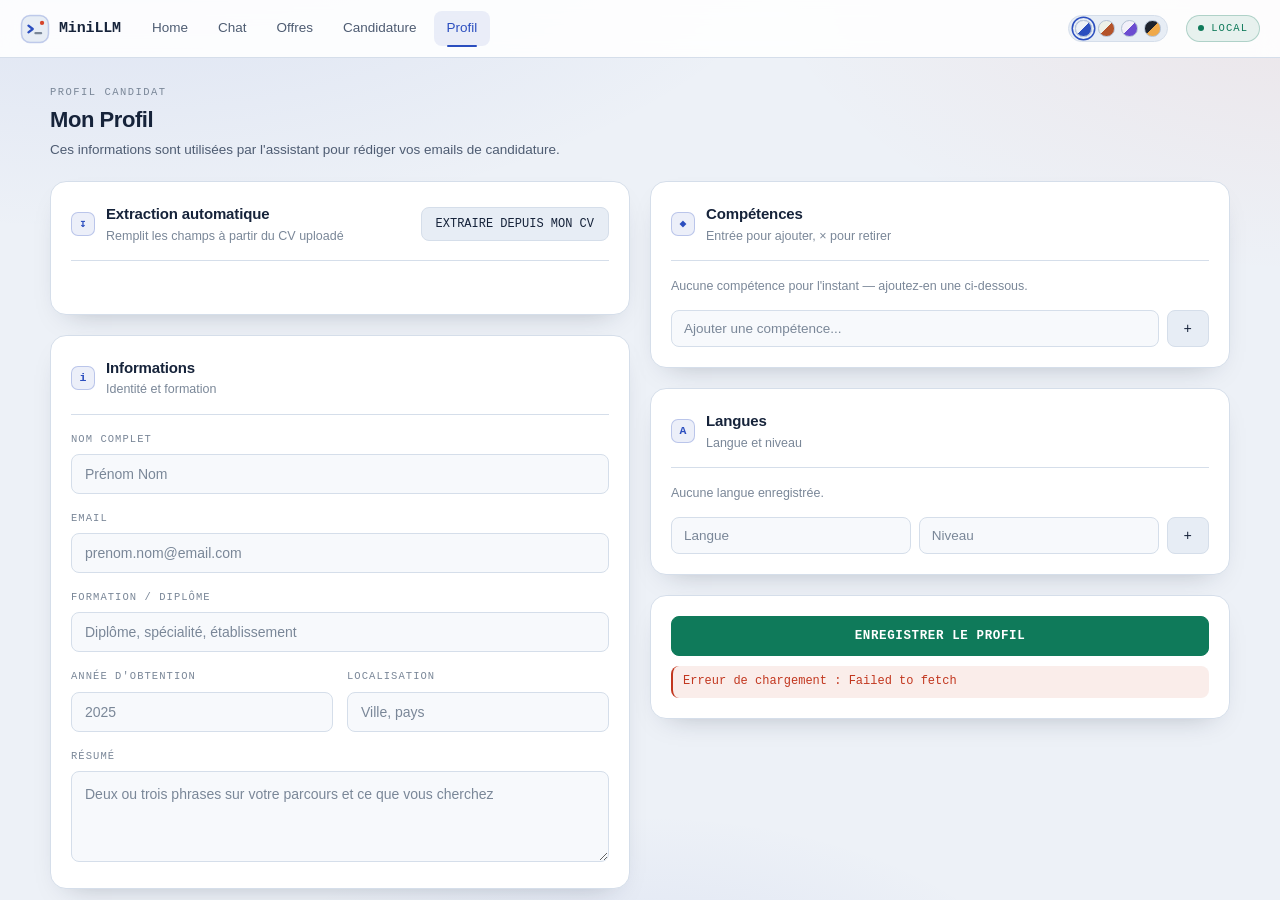
<file: frontend/profile.html>
<!DOCTYPE html>
<html lang="fr">
<head>
    <meta charset="UTF-8">
    <meta name="viewport" content="width=device-width, initial-scale=1.0">
    <title>MiniLLM — Profil</title>
    <link rel="icon" href="logo.svg" type="image/svg+xml">
    <link rel="stylesheet" href="style.css">
    <link rel="stylesheet" href="profile.css">
    <script>
        // Applique le thème enregistré avant le rendu (évite le flash)
        try {
            var t = localStorage.getItem("minillm-palette");
            if (t && t !== "vitrail") document.documentElement.setAttribute("data-theme", t);
        } catch (e) {}
    </script>
</head>
<body>
    <!-- ===== Navigation globale ===== -->
    <header class="topnav">
        <button class="nav-toggle" id="nav-toggle" aria-label="Ouvrir le menu" aria-expanded="false" aria-controls="nav-menu">
            <span class="bar"></span><span class="bar"></span><span class="bar"></span>
        </button>

        <a href="home.html" class="brand">
            <svg class="logo" viewBox="0 0 32 32" aria-hidden="true">
                <rect class="logo-frame" x="1.6" y="1.6" width="28.8" height="28.8" rx="9"/>
                <path class="logo-caret" d="M9 12.4 L13.6 16 L9 19.6"/>
                <path class="logo-line" d="M16.4 20.4 H22.6"/>
                <circle class="logo-spark" cx="23.5" cy="9.5" r="2.3"/>
            </svg>
            <span class="brand-name">MiniLLM</span>
        </a>

        <nav class="nav-menu" id="nav-menu" aria-label="Navigation principale">
            <a href="home.html" class="nav-link">Home</a>
            <a href="index.html" class="nav-link">Chat</a>
            <a href="jobs.html" class="nav-link">Offres</a>
            <a href="apply.html" class="nav-link">Candidature</a>
            <a href="profile.html" class="nav-link is-active" aria-current="page">Profil</a>
        </nav>

        <div class="theme-picker" id="theme-picker" role="group" aria-label="Palette de couleurs">
            <button type="button" class="swatch swatch-vitrail" data-palette="vitrail" title="Vitrail — porcelaine et outremer" aria-label="Palette Vitrail" aria-pressed="true"></button>
            <button type="button" class="swatch swatch-atelier" data-palette="atelier" title="Atelier — terre de Sienne et sauge" aria-label="Palette Atelier" aria-pressed="false"></button>
            <button type="button" class="swatch swatch-aube" data-palette="aube" title="Aube — lavande et violet" aria-label="Palette Aube" aria-pressed="false"></button>
            <button type="button" class="swatch swatch-nuit" data-palette="nuit" title="Nuit — graphite et ambre" aria-label="Palette Nuit" aria-pressed="false"></button>
        </div>

        <span class="status-badge"><span class="status-dot"></span>LOCAL</span>
    </header>

    <main class="page-main">
        <div class="page-head reveal">
            <div class="titles">
                <p class="eyebrow">profil candidat</p>
                <h1 class="page-title">Mon Profil</h1>
                <p class="page-subtitle">Ces informations sont utilisées par l'assistant pour rédiger vos emails de candidature.</p>
            </div>
        </div>

        <div class="grid-2">

            <!-- ===== Colonne gauche : identité ===== -->
            <div>
                <section class="panel reveal reveal-1">
                    <div class="panel-head">
                        <span class="step-badge">↧</span>
                        <div class="head-text">
                            <span class="panel-title">Extraction automatique</span>
                            <span class="panel-hint">Remplit les champs à partir du CV uploadé</span>
                        </div>
                        <div class="head-action">
                            <button id="extract-btn" class="secondary-btn">EXTRAIRE DEPUIS MON CV</button>
                        </div>
                    </div>
                    <div id="extract-status" class="status-text"></div>
                </section>

                <section class="panel reveal reveal-2">
                    <div class="panel-head">
                        <span class="step-badge">i</span>
                        <div class="head-text">
                            <span class="panel-title">Informations</span>
                            <span class="panel-hint">Identité et formation</span>
                        </div>
                    </div>

                    <div class="field">
                        <label class="panel-label" for="p-name">Nom complet</label>
                        <input type="text" id="p-name" placeholder="Prénom Nom">
                    </div>

                    <div class="field">
                        <label class="panel-label" for="p-email">Email</label>
                        <input type="email" id="p-email" placeholder="prenom.nom@email.com">
                    </div>

                    <div class="field">
                        <label class="panel-label" for="p-degree">Formation / diplôme</label>
                        <input type="text" id="p-degree" placeholder="Diplôme, spécialité, établissement">
                    </div>

                    <div class="field field-row">
                        <div>
                            <label class="panel-label" for="p-year">Année d'obtention</label>
                            <input type="text" id="p-year" placeholder="2025">
                        </div>
                        <div>
                            <label class="panel-label" for="p-location">Localisation</label>
                            <input type="text" id="p-location" placeholder="Ville, pays">
                        </div>
                    </div>

                    <div class="field">
                        <label class="panel-label" for="p-summary">Résumé</label>
                        <textarea id="p-summary" rows="3" placeholder="Deux ou trois phrases sur votre parcours et ce que vous cherchez"></textarea>
                    </div>
                </section>
            </div>

            <!-- ===== Colonne droite : compétences et langues ===== -->
            <div>
                <section class="panel reveal reveal-3">
                    <div class="panel-head">
                        <span class="step-badge">◆</span>
                        <div class="head-text">
                            <span class="panel-title">Compétences</span>
                            <span class="panel-hint">Entrée pour ajouter, × pour retirer</span>
                        </div>
                    </div>

                    <div id="skills-chips" class="chips-container"></div>
                    <div class="chip-input-row">
                        <input type="text" id="new-skill-input" placeholder="Ajouter une compétence...">
                        <button id="add-skill-btn" class="secondary-btn">+</button>
                    </div>
                </section>

                <section class="panel reveal reveal-4">
                    <div class="panel-head">
                        <span class="step-badge">A</span>
                        <div class="head-text">
                            <span class="panel-title">Langues</span>
                            <span class="panel-hint">Langue et niveau</span>
                        </div>
                    </div>

                    <div id="languages-list" class="languages-list"></div>
                    <div class="chip-input-row">
                        <input type="text" id="new-lang-name" placeholder="Langue">
                        <input type="text" id="new-lang-level" placeholder="Niveau">
                        <button id="add-lang-btn" class="secondary-btn">+</button>
                    </div>
                </section>

                <section class="panel save-panel reveal reveal-4">
                    <button id="save-profile-btn" class="primary-btn send">ENREGISTRER LE PROFIL</button>
                    <div id="save-status" class="status-text"></div>
                </section>
            </div>

            <!-- ===== Recherche d'entreprises ===== -->
            <section class="panel companies-panel reveal reveal-4">
                <div class="panel-head">
                    <span class="step-badge">⌕</span>
                    <div class="head-text">
                        <span class="panel-title">Recherche d'entreprises</span>
                        <span class="panel-hint">Trouvez des entreprises actives dans un domaine, avec email de contact si disponible</span>
                    </div>
                </div>

                <div class="companies-search-row">
                    <div class="field" style="flex:1; margin-top:0;">
                        <label class="panel-label" for="company-domain">Mots-clés / domaine</label>
                        <input type="text" id="company-domain" placeholder="ex: ingénieur systèmes embarqués">
                    </div>
                    <div class="field" style="margin-top:0;">
                        <label class="panel-label" for="company-region">Région</label>
                        <input type="text" id="company-region" value="Tunisie">
                    </div>
                </div>

                <div class="companies-suggested-row">
                    <span class="companies-suggested-label">Suggestions :</span>
                    <button type="button" class="suggested-chip" data-kw="ingénieur systèmes embarqués">systèmes embarqués</button>
                    <button type="button" class="suggested-chip" data-kw="ingénieur électronique">électronique</button>
                    <button type="button" class="suggested-chip" data-kw="ingénieur automatisation industrielle">automatisation</button>
                    <button type="button" class="suggested-chip" data-kw="développeur firmware IoT">firmware / IoT</button>
                    <button type="button" class="suggested-chip" data-kw="intelligence artificielle embarquée">IA embarquée</button>
                </div>

                <div class="button-row">
                    <button id="search-companies-btn" class="primary-btn">RECHERCHER LES ENTREPRISES</button>
                    <button id="export-csv-btn" class="secondary-btn" disabled>EXPORTER EN CSV</button>
                </div>
                <div id="companies-status" class="status-text"></div>

                <div class="companies-table-wrapper">
                    <table class="jobs-table" id="companies-table" style="display:none;">
                        <thead>
                            <tr>
                                <th>Entreprise</th>
                                <th>Email contact</th>
                                <th>Source</th>
                            </tr>
                        </thead>
                        <tbody id="companies-table-body"></tbody>
                    </table>
                </div>
                <p class="mode-hint">Les emails trouvés automatiquement ne sont pas garantis exacts — vérifiez avant tout envoi. Vous pouvez corriger une valeur en cliquant dessus.</p>
            </section>

        </div>
    </main>

    <script src="nav.js"></script>
    <script src="profile.js"></script>
    <script src="companies.js"></script>
</body>
</html>
</file>
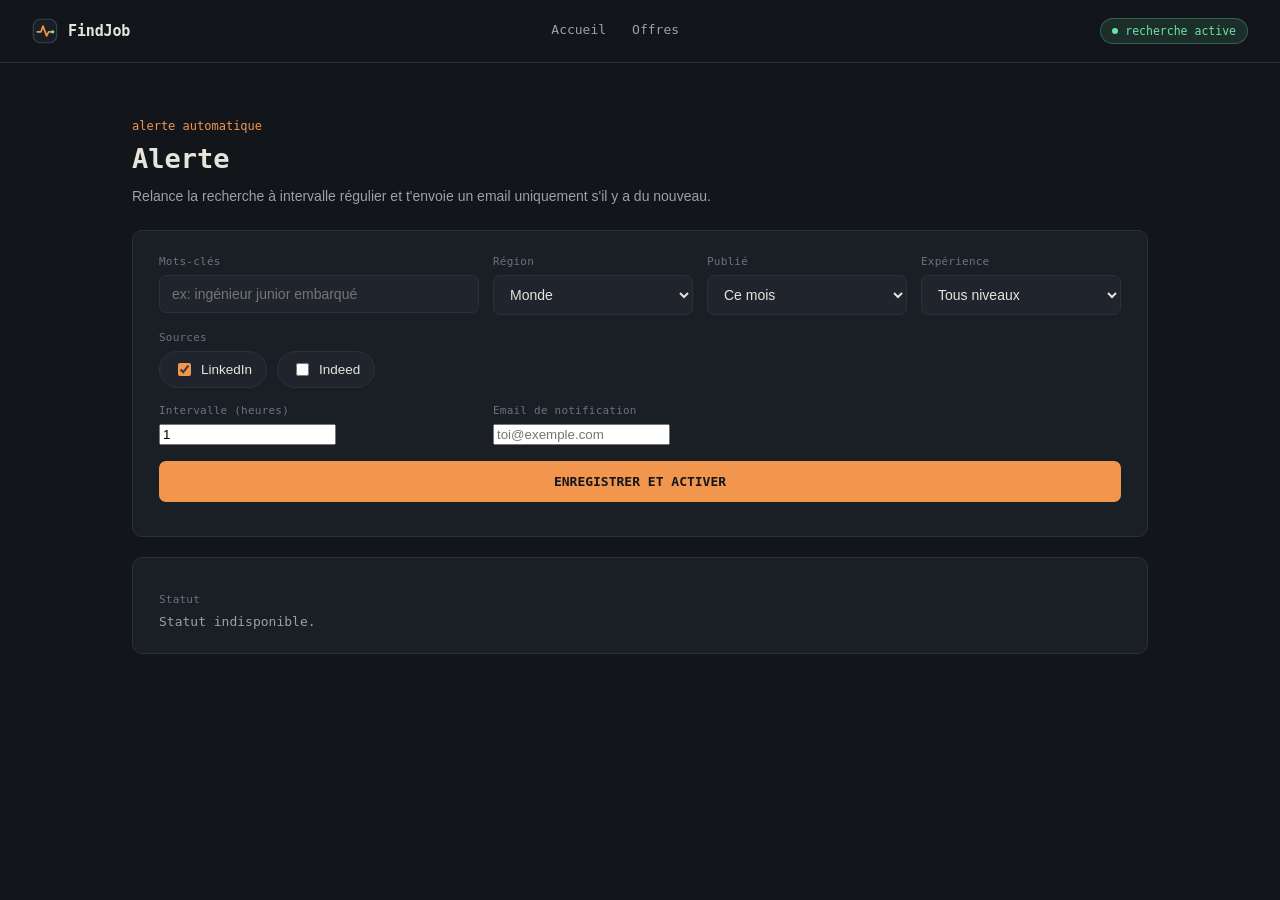
<file: public-demo/frontend/alerts.html>
<!DOCTYPE html>
<html lang="fr">
<head>
    <meta charset="UTF-8">
    <meta name="viewport" content="width=device-width, initial-scale=1.0">
    <title>FindJob — Alerte</title>
    <link rel="icon" href="logo.svg" type="image/svg+xml">
    <link rel="stylesheet" href="public.css">
</head>
<body>
    <header class="topnav">
        <a href="index.html" class="brand">
            <svg class="logo" viewBox="0 0 32 32" aria-hidden="true">
                <rect x="1.6" y="1.6" width="28.8" height="28.8" rx="9" fill="#1a1e25" stroke="#3a4250" stroke-width="1.4"/>
                <path d="M6.5 17 H11 L13.5 10 L18 22 L20.5 17 H25.5" fill="none" stroke="#f2954d" stroke-width="2.1" stroke-linecap="round" stroke-linejoin="round"/>
                <circle cx="25.5" cy="17" r="2" fill="#6fe0a6"/>
            </svg>
            <span class="brand-name">FindJob</span>
        </a>
        <nav class="nav-menu" aria-label="Navigation principale">
            <a href="index.html" class="nav-link">Accueil</a>
            <a href="jobs.html" class="nav-link">Offres</a>
        </nav>
        <span class="status-badge"><span class="status-dot online"></span>recherche active</span>
    </header>

    <main class="page-main">
        <div class="page-head">
            <p class="page-kicker">alerte automatique</p>
            <h1 class="page-title">Alerte</h1>
            <p class="page-subtitle">Relance la recherche à intervalle régulier et t'envoie un email uniquement s'il y a du nouveau.</p>
        </div>

        <section class="panel">
            <div class="search-grid">
                <div class="field keywords-field">
                    <label class="panel-label" for="alert-keywords">Mots-clés</label>
                    <input type="text" id="alert-keywords" placeholder="ex: ingénieur junior embarqué">
                </div>

                <div class="field">
                    <label class="panel-label" for="alert-region">Région</label>
                    <select id="alert-region">
                        <option value="monde">Monde</option>
                        <option value="tunisie">Tunisie</option>
                        <option value="france">France</option>
                        <option value="maroc">Maroc</option>
                        <option value="algerie">Algérie</option>
                        <option value="belgique">Belgique</option>
                    </select>
                </div>

                <div class="field">
                    <label class="panel-label" for="alert-timelimit">Publié</label>
                    <select id="alert-timelimit">
                        <option value="tout">Toute période</option>
                        <option value="jour">Aujourd'hui</option>
                        <option value="semaine">Cette semaine</option>
                        <option value="mois" selected>Ce mois</option>
                        <option value="annee">Cette année</option>
                    </select>
                </div>

                <div class="field">
                    <label class="panel-label" for="alert-experience">Expérience</label>
                    <select id="alert-experience">
                        <option value="tout">Tous niveaux</option>
                        <option value="junior">Junior / débutant</option>
                        <option value="intermediaire">Intermédiaire</option>
                        <option value="senior">Senior</option>
                    </select>
                </div>
            </div>

            <div class="field">
                <label class="panel-label">Sources</label>
                <div class="jobs-sources-row">
                    <label class="source-checkbox"><input type="checkbox" value="linkedin" checked> LinkedIn</label>
                    <label class="source-checkbox"><input type="checkbox" value="indeed"> Indeed</label>
                </div>
            </div>

            <div class="search-grid" style="margin-top:16px;">
                <div class="field">
                    <label class="panel-label" for="alert-interval">Intervalle (heures)</label>
                    <input type="number" id="alert-interval" min="0.5" step="0.5" value="1">
                </div>
                <div class="field keywords-field">
                    <label class="panel-label" for="alert-email">Email de notification</label>
                    <input type="email" id="alert-email" placeholder="toi@exemple.com">
                </div>
            </div>

            <button id="save-alert-btn" class="primary-btn">ENREGISTRER ET ACTIVER</button>
            <div id="alert-status-msg" class="status-text"></div>
        </section>

        <section class="panel">
            <p class="panel-label" style="margin-bottom:8px;">Statut</p>
            <div id="alert-status-display" style="font-family:var(--mono);font-size:13px;color:var(--text-dim);">Chargement...</div>
        </section>
    </main>

    <script src="alerts.js"></script>
</body>
</html>
</file>
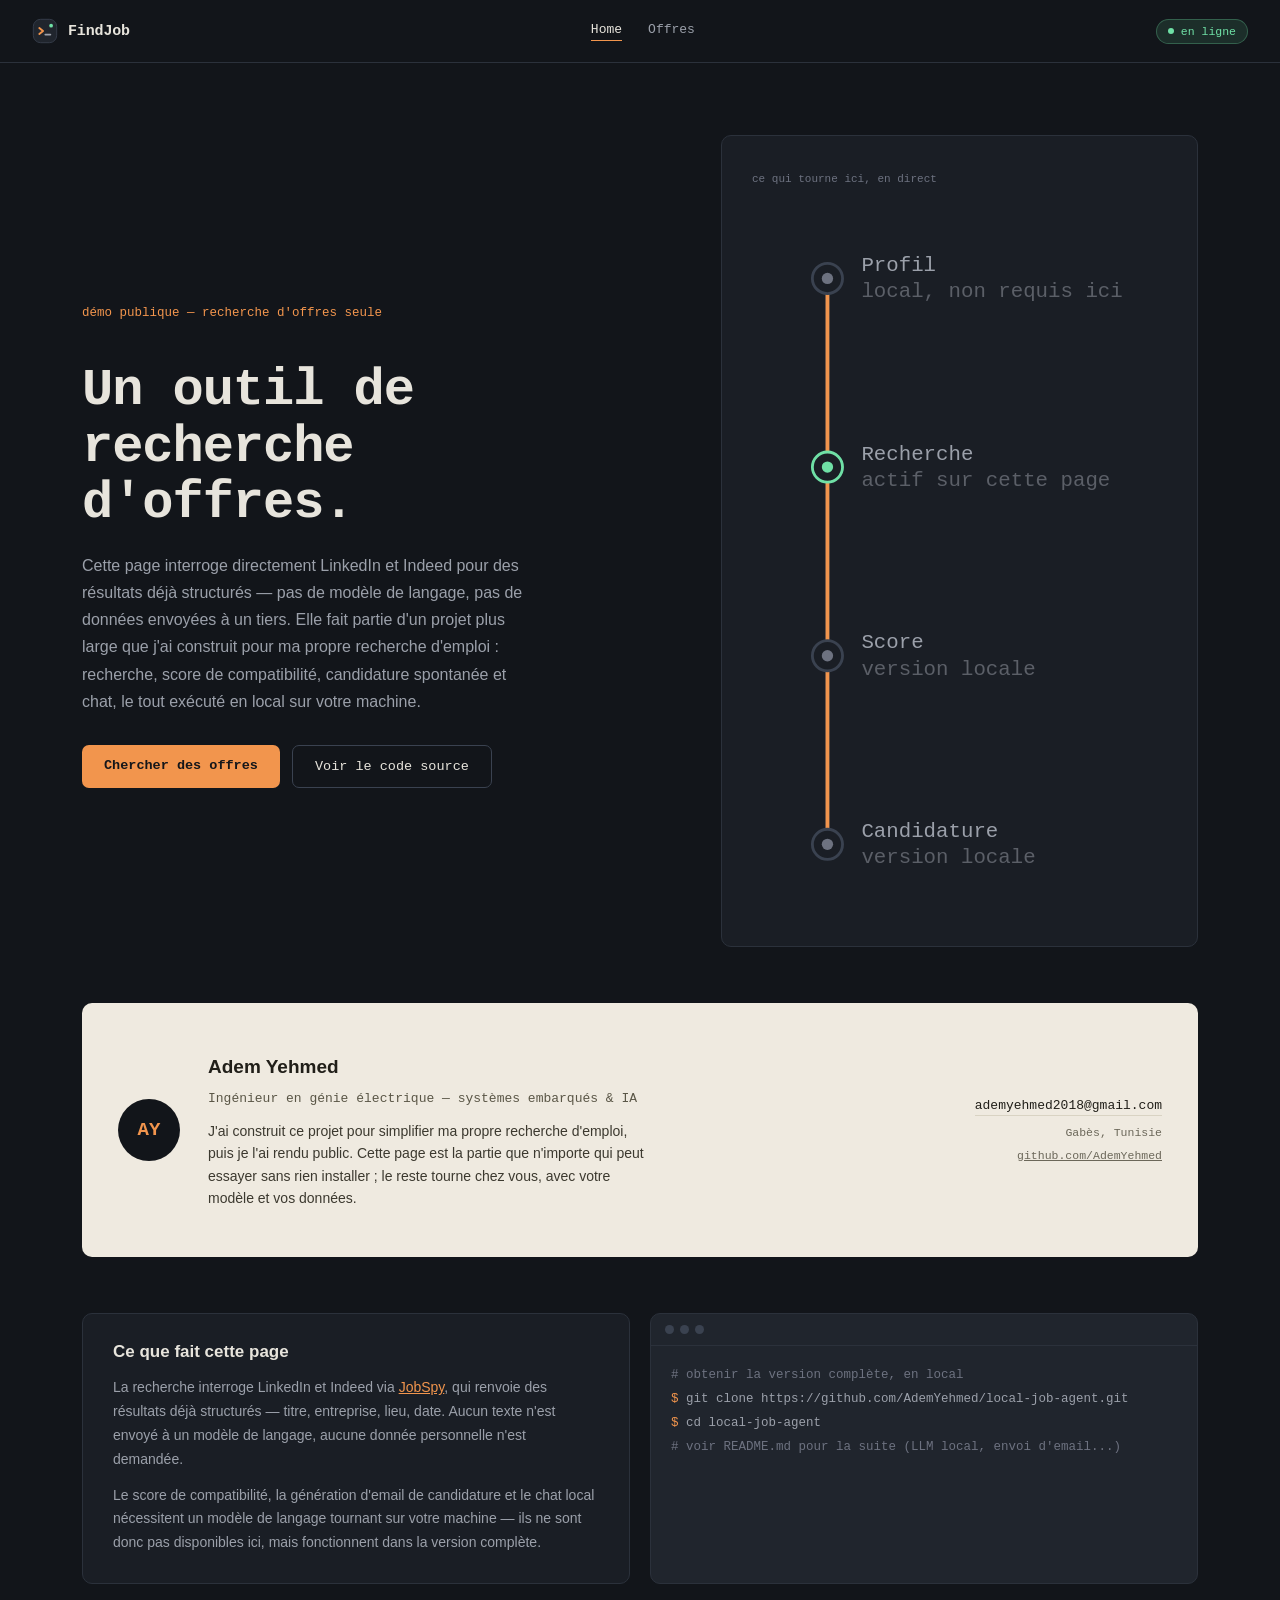
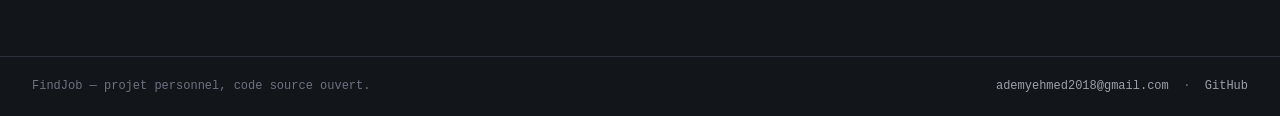
<file: public-demo/frontend/home.html>
<!DOCTYPE html>
<html lang="fr">
<head>
    <meta charset="UTF-8">
    <meta name="viewport" content="width=device-width, initial-scale=1.0">
    <title>FindJob — Recherche d'offres, sans serveur LLM</title>
    <link rel="icon" href="logo.svg" type="image/svg+xml">
    <link rel="stylesheet" href="public.css">
</head>
<body>
    <header class="topnav">
        <a href="home.html" class="brand">
            <svg class="logo" viewBox="0 0 32 32" aria-hidden="true">
                <rect class="logo-frame" x="1.6" y="1.6" width="28.8" height="28.8" rx="9"/>
                <path class="logo-caret" d="M9 12.4 L13.6 16 L9 19.6" fill="none" stroke-width="2.4" stroke-linecap="round" stroke-linejoin="round"/>
                <path class="logo-line" d="M16.4 20.4 H22.6" fill="none" stroke-width="2.2" stroke-linecap="round"/>
                <circle class="logo-spark" cx="23.5" cy="9.5" r="2.3"/>
            </svg>
            <span class="brand-name">FindJob</span>
        </a>

        <nav class="nav-menu" aria-label="Navigation principale">
            <a href="home.html" class="nav-link is-active" aria-current="page">Home</a>
            <a href="jobs.html" class="nav-link">Offres</a>
        </nav>

        <span class="status-badge"><span class="status-dot online"></span>en ligne</span>
    </header>

    <section class="hero-section">
        <div>
            <p class="hero-kicker">démo publique — recherche d'offres seule</p>
            <h1 class="hero-title">Un outil de recherche d'offres.</h1>
            <p class="hero-body">
                Cette page interroge directement LinkedIn et Indeed pour des résultats déjà structurés —
                pas de modèle de langage, pas de données envoyées à un tiers. Elle fait partie d'un projet
                plus large que j'ai construit pour ma propre recherche d'emploi : recherche, score de
                compatibilité, candidature spontanée et chat, le tout exécuté en local sur votre machine.
            </p>
            <div class="hero-actions">
                <a href="jobs.html" class="btn-signal">Chercher des offres</a>
                <a href="https://github.com/AdemYehmed/local-job-agent" target="_blank" rel="noopener noreferrer" class="btn-ghost">Voir le code source</a>
            </div>
        </div>

        <div class="trace-panel">
            <p class="trace-panel-label">ce qui tourne ici, en direct</p>
            <svg class="trace-svg" viewBox="0 0 220 380" aria-label="Étapes du projet : profil, recherche, score, candidature">
                <path class="trace-path" d="M40,40 L40,140 L40,240 L40,340"/>
                <path class="trace-path-active" d="M40,40 L40,140 L40,240 L40,340"/>

                <g class="trace-node">
                    <circle class="trace-node-ring" cx="40" cy="40" r="8"/>
                    <circle class="trace-node-dot" cx="40" cy="40" r="3"/>
                    <text class="trace-node-label" x="58" y="36">Profil</text>
                    <text class="trace-node-label" x="58" y="50" fill-opacity="0.5" font-size="9.5">local, non requis ici</text>
                </g>

                <g class="trace-node is-live">
                    <circle class="trace-node-ring" cx="40" cy="140" r="8"/>
                    <circle class="trace-node-dot" cx="40" cy="140" r="3"/>
                    <text class="trace-node-label" x="58" y="136">Recherche</text>
                    <text class="trace-node-label" x="58" y="150" fill-opacity="0.5" font-size="9.5">actif sur cette page</text>
                </g>

                <g class="trace-node">
                    <circle class="trace-node-ring" cx="40" cy="240" r="8"/>
                    <circle class="trace-node-dot" cx="40" cy="240" r="3"/>
                    <text class="trace-node-label" x="58" y="236">Score</text>
                    <text class="trace-node-label" x="58" y="250" fill-opacity="0.5" font-size="9.5">version locale</text>
                </g>

                <g class="trace-node">
                    <circle class="trace-node-ring" cx="40" cy="340" r="8"/>
                    <circle class="trace-node-dot" cx="40" cy="340" r="3"/>
                    <text class="trace-node-label" x="58" y="336">Candidature</text>
                    <text class="trace-node-label" x="58" y="350" fill-opacity="0.5" font-size="9.5">version locale</text>
                </g>
            </svg>
        </div>
    </section>

    <section class="identity-section">
        <div class="identity-card">
            <div class="identity-avatar">AY</div>
            <div>
                <p class="identity-name">Adem Yehmed</p>
                <p class="identity-role">Ingénieur en génie électrique — systèmes embarqués &amp; IA</p>
                <p class="identity-bio">
                    J'ai construit ce projet pour simplifier ma propre recherche d'emploi, puis je l'ai
                    rendu public. Cette page est la partie que n'importe qui peut essayer sans rien
                    installer ; le reste tourne chez vous, avec votre modèle et vos données.
                </p>
            </div>
            <div class="identity-contact">
                <a class="identity-mail" href="mailto:ademyehmed2018@gmail.com">ademyehmed2018@gmail.com</a>
                <span class="identity-meta">Gabès, Tunisie</span>
                <span class="identity-meta"><a href="https://github.com/AdemYehmed" target="_blank" rel="noopener noreferrer" style="color:inherit;">github.com/AdemYehmed</a></span>
            </div>
        </div>
    </section>

    <section class="about-section">
        <div class="about-panel">
            <h2>Ce que fait cette page</h2>
            <p>
                La recherche interroge LinkedIn et Indeed via <a href="https://github.com/speedyapply/JobSpy" target="_blank" rel="noopener noreferrer" style="color:var(--signal)">JobSpy</a>,
                qui renvoie des résultats déjà structurés — titre, entreprise, lieu, date. Aucun texte
                n'est envoyé à un modèle de langage, aucune donnée personnelle n'est demandée.
            </p>
            <p>
                Le score de compatibilité, la génération d'email de candidature et le chat local
                nécessitent un modèle de langage tournant sur votre machine — ils ne sont donc pas
                disponibles ici, mais fonctionnent dans la version complète.
            </p>
        </div>

        <div class="terminal">
            <div class="terminal-head">
                <span class="terminal-dot"></span><span class="terminal-dot"></span><span class="terminal-dot"></span>
            </div>
            <div class="terminal-body">
                <div><span class="comment"># obtenir la version complète, en local</span></div>
                <div><span class="prompt">$</span> git clone https://github.com/AdemYehmed/local-job-agent.git</div>
                <div><span class="prompt">$</span> cd local-job-agent</div>
                <div><span class="comment"># voir README.md pour la suite (LLM local, envoi d'email...)</span></div>
            </div>
        </div>
    </section>

    <footer class="public-footer">
        <span>FindJob — projet personnel, code source ouvert.</span>
        <span>
            <a href="mailto:ademyehmed2018@gmail.com">ademyehmed2018@gmail.com</a>
            &nbsp;·&nbsp;
            <a href="https://github.com/AdemYehmed/local-job-agent" target="_blank" rel="noopener noreferrer">GitHub</a>
        </span>
    </footer>
</body>
</html>
</file>
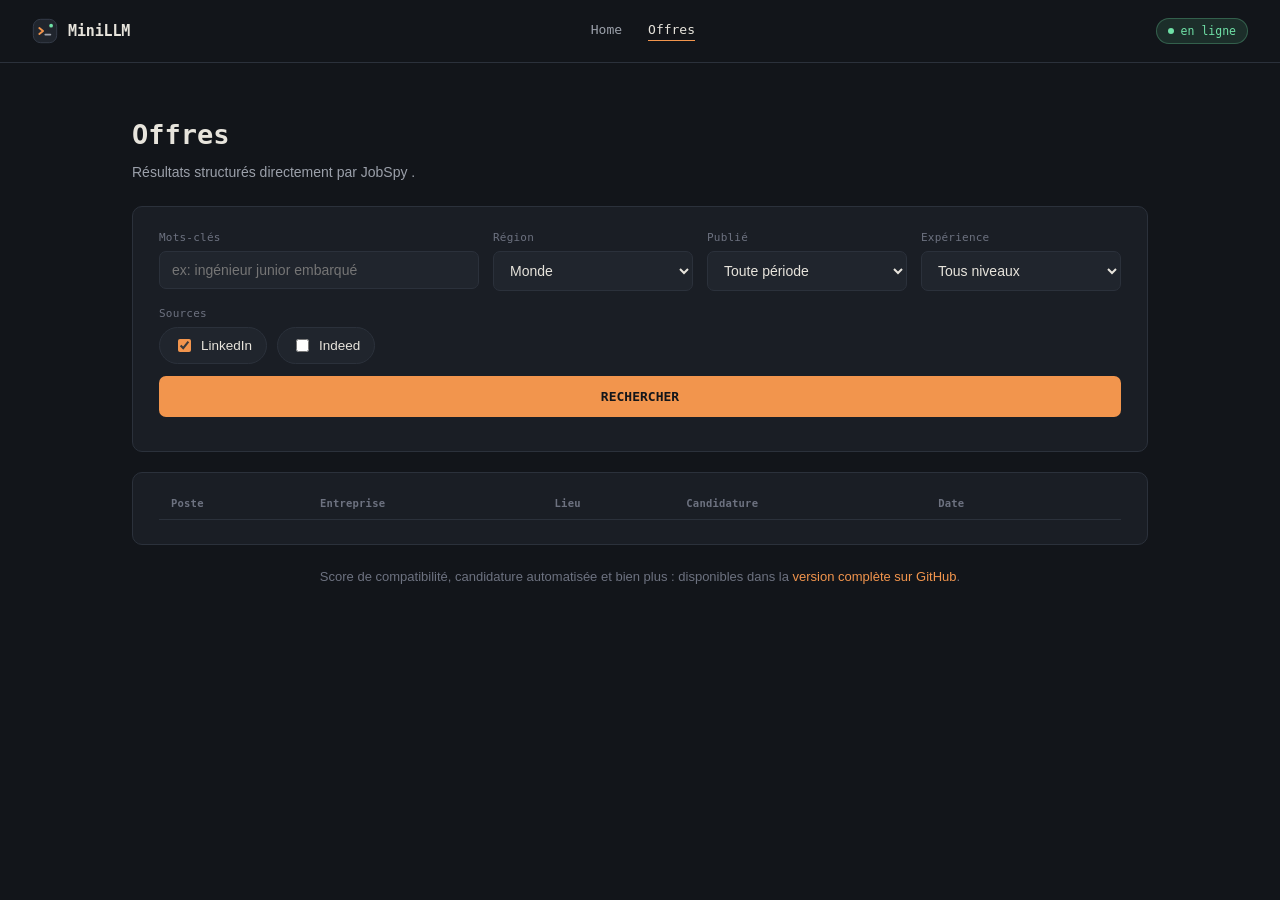
<file: public-demo/frontend/jobs.html>
<!DOCTYPE html>
<html lang="fr">
<head>
    <meta charset="UTF-8">
    <meta name="viewport" content="width=device-width, initial-scale=1.0">
    <title>MiniLLM — Offres (démo publique)</title>
    <link rel="icon" href="logo.svg" type="image/svg+xml">
    <link rel="stylesheet" href="public.css">
</head>
<body>
    <header class="topnav">
        <a href="home.html" class="brand">
            <svg class="logo" viewBox="0 0 32 32" aria-hidden="true">
                <rect class="logo-frame" x="1.6" y="1.6" width="28.8" height="28.8" rx="9"/>
                <path class="logo-caret" d="M9 12.4 L13.6 16 L9 19.6" fill="none" stroke-width="2.4" stroke-linecap="round" stroke-linejoin="round"/>
                <path class="logo-line" d="M16.4 20.4 H22.6" fill="none" stroke-width="2.2" stroke-linecap="round"/>
                <circle class="logo-spark" cx="23.5" cy="9.5" r="2.3"/>
            </svg>
            <span class="brand-name">MiniLLM</span>
        </a>

        <nav class="nav-menu" aria-label="Navigation principale">
            <a href="home.html" class="nav-link">Home</a>
            <a href="jobs.html" class="nav-link is-active" aria-current="page">Offres</a>
        </nav>

        <span class="status-badge"><span class="status-dot online"></span>en ligne</span>
    </header>

    <main class="page-main">
        <div class="page-head">
            <p class="page-kicker"></p>
            <h1 class="page-title">Offres</h1>
            <p class="page-subtitle">Résultats structurés directement par JobSpy .</p>
        </div>

        <section class="panel search-panel">
            <div class="search-grid">
                <div class="field keywords-field">
                    <label class="panel-label" for="job-keywords">Mots-clés</label>
                    <input type="text" id="job-keywords" placeholder="ex: ingénieur junior embarqué">
                </div>

                <div class="field">
                    <label class="panel-label" for="job-region">Région</label>
                    <select id="job-region">
                        <option value="monde" selected>Monde</option>
                        <option value="tunisie">Tunisie</option>
                        <option value="france">France</option>
                        <option value="maroc">Maroc</option>
                        <option value="algerie">Algérie</option>
                        <option value="belgique">Belgique</option>
                    </select>

                </div>

                <div class="field">
                    <label class="panel-label" for="job-timelimit">Publié</label>
                    <select id="job-timelimit">
                        <option value="tout">Toute période</option>
                        <option value="hour">1 heure</option>
                        <option value="3_hour">3 heure</option>
                        <option value="jour">Aujourd'hui</option>
                        <option value="semaine">Cette semaine</option>
                        <option value="mois">Ce mois</option>
                        <option value="annee">Cette année</option>
                    </select>
                </div>

                <div class="field">
                    <label class="panel-label" for="job-experience">Expérience</label>
                    <select id="job-experience">
                        <option value="tout">Tous niveaux</option>
                        <option value="junior">Junior / débutant</option>
                        <option value="intermediaire">Intermédiaire</option>
                        <option value="senior">Senior</option>
                    </select>
                </div>
            </div>

            <div class="field">
                <label class="panel-label">Sources</label>
                <div class="jobs-sources-row">
                    <label class="source-checkbox"><input type="checkbox" value="linkedin" checked> LinkedIn</label>
                    <label class="source-checkbox"><input type="checkbox" value="indeed"> Indeed</label>
                </div>
                <p class="linkedin-note"></p>
            </div>

            <button id="search-jobs-btn" class="primary-btn">RECHERCHER</button>
            <div id="search-status" class="status-text"></div>
        </section>

        <section class="panel results-panel">
            <div class="panel-head">
                <span id="results-summary" class="panel-hint results-summary"></span>
            </div>

            <div class="jobs-table-wrapper">
                <table class="jobs-table" id="jobs-table">
                    <thead>
                        <tr>
                            <th>Poste</th>
                            <th>Entreprise</th>
                            <th>Lieu</th>
                            <th>Candidature</th>
                            <th>Date</th>
                            <th></th>
                        </tr>
                    </thead>
                    <tbody id="jobs-table-body"></tbody>
                </table>
            </div>
        </section>

        <p class="cta-note">
            Score de compatibilité, candidature automatisée et bien plus : disponibles dans la
            <a href="https://github.com/AdemYehmed/local-job-agent" target="_blank" rel="noopener noreferrer">version complète sur GitHub</a>.
        </p>
    </main>

    <script src="public-jobs.js"></script>
</body>
</html>
</file>
<file: frontend/style.css>
/* ============================================================
   MiniLLM JobAgent — design system global
   Chargé sur TOUTES les pages (home, chat, candidature, profil)
   ============================================================ */

:root {
    /* =========================================================
       PALETTE PAR DÉFAUT — « Vitrail »
       porcelaine froide, outremer, vermillon
       ========================================================= */
    --bg: #edf1f7;
    --bg-grain: #f7f9fc;
    --surface: #ffffff;
    --surface-2: #e7edf5;
    --surface-3: #dbe3ef;

    --border: #d5deea;
    --border-strong: #b4c1d4;

    --text: #16233a;
    --text-dim: #4e5c72;
    --text-mute: #7a8798;

    --accent: #2b4ebf;
    --accent-hover: #1e3c9e;
    --accent-dim: #8fa5e0;
    --accent-wash: rgba(43, 78, 191, 0.09);
    --accent-line: rgba(43, 78, 191, 0.26);
    --accent-2: #d6452b;

    --online: #0f7a5a;
    --online-hover: #0c6249;
    --online-wash: rgba(15, 122, 90, 0.09);
    --online-line: rgba(15, 122, 90, 0.26);

    --danger: #c2371f;
    --danger-wash: rgba(194, 55, 31, 0.09);

    --btn-fg: #ffffff;
    --nav-bg: rgba(255, 255, 255, 0.88);
    --scrim: rgba(22, 35, 58, 0.35);

    --bg-glow-1: rgba(43, 78, 191, 0.11);
    --bg-glow-2: rgba(214, 69, 43, 0.08);

    --shadow-sm: 0 1px 2px rgba(22, 35, 58, 0.06);
    --shadow-md: 0 12px 28px -18px rgba(22, 35, 58, 0.35);
    --shadow-lg: 0 26px 60px -30px rgba(22, 35, 58, 0.42);

    /* Typographie */
    --mono: ui-monospace, "SF Mono", "Cascadia Code", "JetBrains Mono", Consolas, "Courier New", monospace;
    --sans: "Segoe UI", -apple-system, BlinkMacSystemFont, Roboto, "Helvetica Neue", sans-serif;

    /* Rayons */
    --r-sm: 8px;
    --r-md: 12px;
    --r-lg: 16px;
    --r-pill: 999px;

    /* Rythme */
    --nav-h: 58px;
    --gap: 20px;
    --ease: cubic-bezier(0.2, 0.8, 0.3, 1);
}

/* =========================================================
   « Atelier » — terre de Sienne, sauge, papier chaud
   ========================================================= */
[data-theme="atelier"] {
    --bg: #eef1e8;
    --bg-grain: #fbfaf3;
    --surface: #fbfbf6;
    --surface-2: #e6e9dc;
    --surface-3: #d9dfcd;

    --border: #d5dbc8;
    --border-strong: #b2bba0;

    --text: #232b22;
    --text-dim: #55604f;
    --text-mute: #838c7c;

    --accent: #b4532a;
    --accent-hover: #97401e;
    --accent-dim: #d8a98f;
    --accent-wash: rgba(180, 83, 42, 0.10);
    --accent-line: rgba(180, 83, 42, 0.28);
    --accent-2: #3f6b4f;

    --online: #2f6b4a;
    --online-hover: #26583c;
    --online-wash: rgba(47, 107, 74, 0.10);
    --online-line: rgba(47, 107, 74, 0.28);

    --danger: #a33222;
    --danger-wash: rgba(163, 50, 34, 0.09);

    --btn-fg: #fdf9f3;
    --nav-bg: rgba(251, 251, 246, 0.9);
    --scrim: rgba(35, 43, 34, 0.35);

    --bg-glow-1: rgba(180, 83, 42, 0.11);
    --bg-glow-2: rgba(63, 107, 79, 0.09);

    --shadow-sm: 0 1px 2px rgba(35, 43, 34, 0.06);
    --shadow-md: 0 12px 28px -18px rgba(35, 43, 34, 0.32);
    --shadow-lg: 0 26px 60px -30px rgba(35, 43, 34, 0.4);
}

/* =========================================================
   « Aube » — lavande, violet d'encre, pêche
   ========================================================= */
[data-theme="aube"] {
    --bg: #f2f0f9;
    --bg-grain: #faf8ff;
    --surface: #ffffff;
    --surface-2: #eae6f6;
    --surface-3: #ded9f0;

    --border: #dbd5ee;
    --border-strong: #bbb1dc;

    --text: #241c3d;
    --text-dim: #554a75;
    --text-mute: #837aa0;

    --accent: #6c4cd1;
    --accent-hover: #5738bc;
    --accent-dim: #b4a2ed;
    --accent-wash: rgba(108, 76, 209, 0.10);
    --accent-line: rgba(108, 76, 209, 0.26);
    --accent-2: #f2856a;

    --online: #1f8264;
    --online-hover: #196a51;
    --online-wash: rgba(31, 130, 100, 0.09);
    --online-line: rgba(31, 130, 100, 0.26);

    --danger: #c63f55;
    --danger-wash: rgba(198, 63, 85, 0.09);

    --btn-fg: #ffffff;
    --nav-bg: rgba(255, 255, 255, 0.88);
    --scrim: rgba(36, 28, 61, 0.35);

    --bg-glow-1: rgba(108, 76, 209, 0.13);
    --bg-glow-2: rgba(242, 133, 106, 0.11);

    --shadow-sm: 0 1px 2px rgba(36, 28, 61, 0.06);
    --shadow-md: 0 12px 28px -18px rgba(36, 28, 61, 0.32);
    --shadow-lg: 0 26px 60px -30px rgba(36, 28, 61, 0.4);
}

/* =========================================================
   « Nuit » — graphite bleuté, ambre (thème sombre)
   ========================================================= */
[data-theme="nuit"] {
    --bg: #161a22;
    --bg-grain: #12151d;
    --surface: #1d222c;
    --surface-2: #252b38;
    --surface-3: #2f3646;

    --border: #333a49;
    --border-strong: #474f63;

    --text: #edeff4;
    --text-dim: #a6adbd;
    --text-mute: #7c8496;

    --accent: #f0a94a;
    --accent-hover: #ffbe68;
    --accent-dim: #a37c3c;
    --accent-wash: rgba(240, 169, 74, 0.12);
    --accent-line: rgba(240, 169, 74, 0.32);
    --accent-2: #5ed6a0;

    --online: #5ed6a0;
    --online-hover: #7ce3b5;
    --online-wash: rgba(94, 214, 160, 0.10);
    --online-line: rgba(94, 214, 160, 0.28);

    --danger: #ef8a6d;
    --danger-wash: rgba(239, 138, 109, 0.12);

    --btn-fg: #14161a;
    --nav-bg: rgba(29, 34, 44, 0.88);
    --scrim: rgba(8, 10, 13, 0.6);

    --bg-glow-1: rgba(240, 169, 74, 0.07);
    --bg-glow-2: rgba(94, 140, 214, 0.06);

    --shadow-sm: 0 1px 2px rgba(0, 0, 0, 0.3);
    --shadow-md: 0 10px 26px -14px rgba(0, 0, 0, 0.65);
    --shadow-lg: 0 24px 60px -28px rgba(0, 0, 0, 0.8);
}

* {
    box-sizing: border-box;
    margin: 0;
    padding: 0;
}

html {
    -webkit-text-size-adjust: 100%;
}

body {
    font-family: var(--sans);
    background:
        radial-gradient(1150px 560px at 8% -14%, var(--bg-glow-1), transparent 64%),
        radial-gradient(950px 520px at 104% -4%, var(--bg-glow-2), transparent 60%),
        radial-gradient(700px 400px at 50% 118%, var(--bg-glow-1), transparent 62%),
        var(--bg);
    background-attachment: fixed;
    color: var(--text);
    height: 100vh;
    height: 100dvh;
    overflow: hidden;
    display: flex;
    flex-direction: column;
    font-size: 15px;
    line-height: 1.55;
    -webkit-font-smoothing: antialiased;
}

::selection {
    background: var(--accent-line);
    color: var(--text);
}

/* Scrollbars discrètes */
* {
    scrollbar-width: thin;
    scrollbar-color: var(--surface-3) transparent;
}

*::-webkit-scrollbar {
    width: 10px;
    height: 10px;
}

*::-webkit-scrollbar-thumb {
    background: var(--surface-3);
    border-radius: var(--r-pill);
    border: 3px solid transparent;
    background-clip: content-box;
}

*::-webkit-scrollbar-thumb:hover {
    background: var(--border-strong);
    background-clip: content-box;
}

/* ============================================================
   1. NAVIGATION GLOBALE PERMANENTE
   ============================================================ */

.topnav {
    flex: 0 0 auto;
    position: relative;
    z-index: 40;
    height: var(--nav-h);
    display: flex;
    align-items: center;
    gap: 18px;
    padding: 0 20px;
    background: var(--nav-bg);
    backdrop-filter: blur(10px);
    border-bottom: 1px solid var(--border);
}

.brand {
    display: flex;
    align-items: center;
    gap: 9px;
    text-decoration: none;
    color: var(--text);
    flex: 0 0 auto;
}

.brand-mark {
    width: 26px;
    height: 26px;
    display: grid;
    place-items: center;
    border-radius: 7px;
    background: var(--accent-wash);
    border: 1px solid var(--accent-line);
    color: var(--accent);
    font-family: var(--mono);
    font-size: 13px;
    font-weight: 700;
    line-height: 1;
}

.brand-name {
    font-family: var(--mono);
    font-size: 15px;
    font-weight: 600;
    letter-spacing: -0.01em;
}

.brand:hover .brand-mark {
    background: var(--accent-line);
}

.nav-menu {
    display: flex;
    align-items: center;
    gap: 4px;
    flex: 1;
}

.nav-link {
    position: relative;
    display: block;
    padding: 7px 13px;
    border-radius: var(--r-sm);
    font-size: 13.5px;
    font-weight: 500;
    color: var(--text-dim);
    text-decoration: none;
    white-space: nowrap;
    transition: color 0.15s var(--ease), background 0.15s var(--ease);
}

.nav-link:hover {
    color: var(--text);
    background: var(--surface-2);
}

.nav-link.is-active {
    color: var(--accent);
    background: var(--accent-wash);
}

.nav-link.is-active::after {
    content: "";
    position: absolute;
    left: 13px;
    right: 13px;
    bottom: -1px;
    height: 2px;
    border-radius: 2px;
    background: var(--accent);
}

.nav-link:focus-visible,
.brand:focus-visible {
    outline: 2px solid var(--accent);
    outline-offset: 2px;
}

.status-badge {
    flex: 0 0 auto;
    display: inline-flex;
    align-items: center;
    gap: 7px;
    font-family: var(--mono);
    font-size: 10.5px;
    letter-spacing: 0.1em;
    color: var(--online);
    border: 1px solid var(--online-line);
    background: var(--online-wash);
    padding: 4px 11px;
    border-radius: var(--r-pill);
}

.status-dot {
    width: 6px;
    height: 6px;
    border-radius: 50%;
    background: var(--online);
    animation: pulse 2.4s ease-in-out infinite;
}

@keyframes pulse {
    0%, 100% { opacity: 1; box-shadow: 0 0 0 0 var(--online-line); }
    50% { opacity: 0.6; box-shadow: 0 0 0 5px rgba(94, 214, 160, 0); }
}

/* Bouton hamburger (mobile uniquement) */
.nav-toggle {
    display: none;
    width: 36px;
    height: 32px;
    border: 1px solid var(--border);
    background: var(--surface-2);
    border-radius: var(--r-sm);
    cursor: pointer;
    padding: 0;
    place-items: center;
    gap: 4px;
}

.nav-toggle .bar {
    display: block;
    width: 15px;
    height: 1.5px;
    background: var(--text-dim);
    border-radius: 2px;
    transition: transform 0.2s var(--ease), opacity 0.2s var(--ease);
}

.nav-toggle:hover .bar {
    background: var(--accent);
}

.nav-toggle:focus-visible {
    outline: 2px solid var(--accent);
    outline-offset: 2px;
}

@media (max-width: 780px) {
    .topnav {
        gap: 12px;
        padding: 0 14px;
    }

    .nav-toggle {
        display: grid;
        order: -1;
    }

    .nav-toggle[aria-expanded="true"] .bar:nth-child(1) {
        transform: translateY(5.5px) rotate(45deg);
    }

    .nav-toggle[aria-expanded="true"] .bar:nth-child(2) {
        opacity: 0;
    }

    .nav-toggle[aria-expanded="true"] .bar:nth-child(3) {
        transform: translateY(-5.5px) rotate(-45deg);
    }

    .brand {
        flex: 1;
    }

    .nav-menu {
        position: absolute;
        top: var(--nav-h);
        left: 0;
        right: 0;
        flex-direction: column;
        align-items: stretch;
        gap: 2px;
        padding: 8px;
        background: var(--surface);
        border-bottom: 1px solid var(--border);
        box-shadow: var(--shadow-lg);
        display: none;
    }

    .nav-menu.is-open {
        display: flex;
    }

    .nav-link {
        padding: 12px 14px;
        font-size: 15px;
    }

    .nav-link.is-active::after {
        display: none;
    }

    .nav-link.is-active {
        border-left: 2px solid var(--accent);
    }
}

/* ============================================================
   2. COMPOSANTS PARTAGÉS
   ============================================================ */

.eyebrow {
    font-family: var(--mono);
    font-size: 10.5px;
    letter-spacing: 0.14em;
    text-transform: uppercase;
    color: var(--text-mute);
}

.page-title {
    font-size: 22px;
    font-weight: 650;
    letter-spacing: -0.02em;
}

.page-subtitle {
    color: var(--text-dim);
    font-size: 13.5px;
}

/* Boutons */
.primary-btn,
.secondary-btn {
    font-family: var(--mono);
    cursor: pointer;
    border-radius: var(--r-sm);
    transition: background 0.15s var(--ease), border-color 0.15s var(--ease),
                color 0.15s var(--ease), transform 0.08s var(--ease);
}

.primary-btn {
    background: var(--accent);
    color: var(--btn-fg);
    border: 1px solid var(--accent);
    padding: 12px 16px;
    font-size: 12.5px;
    font-weight: 700;
    letter-spacing: 0.05em;
}

.primary-btn:hover:not(:disabled) {
    background: var(--accent-hover);
    border-color: var(--accent-hover);
}

.primary-btn:active:not(:disabled) {
    transform: translateY(1px);
}

.primary-btn.send {
    background: var(--online);
    border-color: var(--online);
}

.primary-btn.send:hover:not(:disabled) {
    background: var(--online-hover);
    border-color: var(--online-hover);
}

.primary-btn:disabled,
.secondary-btn:disabled {
    background: var(--surface-2);
    border-color: var(--border);
    color: var(--text-mute);
    cursor: not-allowed;
}

.secondary-btn {
    background: var(--surface-2);
    color: var(--text);
    border: 1px solid var(--border);
    padding: 9px 14px;
    font-size: 12px;
    white-space: nowrap;
}

.secondary-btn:hover:not(:disabled) {
    border-color: var(--accent-line);
    color: var(--accent);
}

.primary-btn:focus-visible,
.secondary-btn:focus-visible {
    outline: 2px solid var(--accent);
    outline-offset: 2px;
}

/* Indicateur de chargement sur bouton désactivé pendant un appel API */
.primary-btn.is-loading::after,
.secondary-btn.is-loading::after {
    content: "";
    display: inline-block;
    width: 9px;
    height: 9px;
    margin-left: 8px;
    border-radius: 50%;
    border: 1.5px solid currentColor;
    border-top-color: transparent;
    vertical-align: -1px;
    animation: spin 0.7s linear infinite;
}

@keyframes spin {
    to { transform: rotate(360deg); }
}

/* Champs */
input[type="text"],
input[type="email"],
input[type="password"],
textarea {
    background: var(--bg-grain);
    border: 1px solid var(--border);
    border-radius: var(--r-sm);
    padding: 11px 13px;
    color: var(--text);
    font-family: var(--sans);
    font-size: 14px;
    width: 100%;
    transition: border-color 0.15s var(--ease), background 0.15s var(--ease);
}

input::placeholder,
textarea::placeholder {
    color: var(--text-mute);
}

input:hover:not(:focus),
textarea:hover:not(:focus) {
    border-color: var(--border-strong);
}

input:focus,
textarea:focus {
    outline: none;
    border-color: var(--accent-dim);
    background: var(--surface);
    box-shadow: 0 0 0 3px var(--accent-wash);
}

/* Messages de statut (succès / erreur / neutre) */
.status-text {
    margin-top: 10px;
    font-family: var(--mono);
    font-size: 12px;
    color: var(--text-dim);
    min-height: 17px;
    line-height: 1.45;
}

.status-text:not(:empty) {
    padding: 7px 10px;
    border-radius: var(--r-sm);
    background: var(--surface-2);
    border-left: 2px solid var(--border-strong);
}

.status-text.error {
    color: var(--danger);
    background: var(--danger-wash);
    border-left-color: var(--danger);
}

.status-text.success {
    color: var(--online);
    background: var(--online-wash);
    border-left-color: var(--online);
}

@media (prefers-reduced-motion: reduce) {
    *,
    *::before,
    *::after {
        animation-duration: 0.001ms !important;
        animation-iteration-count: 1 !important;
        transition-duration: 0.001ms !important;
    }
}

/* ============================================================
   3. PAGE CHAT (index.html)
   ============================================================ */

.app {
    flex: 1;
    display: flex;
    min-height: 0;
}

/* --- Sidebar --- */
.sidebar {
    width: 268px;
    flex: 0 0 268px;
    background: var(--surface);
    display: flex;
    flex-direction: column;
    padding: 16px 14px;
    border-right: 1px solid var(--border);
    min-height: 0;
}

.new-chat-btn {
    background: var(--surface-2);
    color: var(--text);
    border: 1px solid var(--border);
    border-radius: var(--r-sm);
    padding: 11px 13px;
    cursor: pointer;
    font-size: 12.5px;
    font-family: var(--mono);
    text-align: left;
    margin-bottom: 18px;
    transition: border-color 0.15s var(--ease), color 0.15s var(--ease), background 0.15s var(--ease);
}

.new-chat-btn:hover {
    border-color: var(--accent-line);
    color: var(--accent);
    background: var(--accent-wash);
}

.new-chat-btn:focus-visible {
    outline: 2px solid var(--accent);
    outline-offset: 2px;
}

.sidebar-label {
    font-family: var(--mono);
    font-size: 10px;
    letter-spacing: 0.14em;
    text-transform: uppercase;
    color: var(--text-mute);
    padding: 0 4px 8px;
}

.history-list {
    flex: 1;
    overflow-y: auto;
    min-height: 0;
    margin: 0 -4px;
    padding: 0 4px;
}

.history-item {
    padding: 9px 11px;
    border-radius: var(--r-sm);
    cursor: pointer;
    font-size: 13px;
    color: var(--text-dim);
    white-space: nowrap;
    overflow: hidden;
    text-overflow: ellipsis;
    margin-bottom: 3px;
    border-left: 2px solid transparent;
    transition: background 0.15s var(--ease), color 0.15s var(--ease);
}

.history-item:hover {
    background: var(--surface-2);
    color: var(--text);
}

.history-item.active {
    background: var(--surface-2);
    color: var(--text);
    border-left-color: var(--accent);
}

.sidebar-footer {
    border-top: 1px solid var(--border);
    margin-top: 14px;
    padding-top: 14px;
    display: flex;
    flex-direction: column;
    gap: 5px;
}

.model-row {
    display: flex;
    align-items: baseline;
    justify-content: space-between;
    gap: 10px;
    font-family: var(--mono);
    font-size: 11px;
    color: var(--text-mute);
}

.model-row strong {
    color: var(--text-dim);
    font-weight: 500;
}

/* --- Zone de chat --- */
.chat-area {
    flex: 1;
    display: flex;
    flex-direction: column;
    min-width: 0;
    min-height: 0;
    background: transparent;
}

.chat-header {
    flex: 0 0 auto;
    padding: 13px 24px;
    border-bottom: 1px solid var(--border);
    display: flex;
    align-items: center;
    justify-content: space-between;
    gap: 16px;
}

.chat-header .header-left {
    display: flex;
    align-items: center;
    gap: 12px;
    min-width: 0;
}

/* Bouton d'ouverture du tiroir historique (mobile uniquement) */
.sidebar-toggle {
    display: none;
    width: 34px;
    height: 32px;
    flex: 0 0 auto;
    place-items: center;
    border: 1px solid var(--border);
    background: var(--surface-2);
    color: var(--text-dim);
    border-radius: var(--r-sm);
    font-family: var(--mono);
    font-size: 13px;
    cursor: pointer;
}

.sidebar-toggle:hover {
    color: var(--accent);
    border-color: var(--accent-line);
}

.sidebar-toggle:focus-visible {
    outline: 2px solid var(--accent);
    outline-offset: 2px;
}

.sidebar-scrim {
    display: none;
}

.chat-header .page-title {
    font-size: 16px;
}

.empty-state .hint {
    opacity: 0.62;
}

.chat-header .titles {
    display: flex;
    flex-direction: column;
    gap: 1px;
    min-width: 0;
}

.chat-header .model-name {
    font-size: 12px;
    color: var(--text-dim);
    font-family: var(--mono);
}

.messages {
    flex: 1;
    overflow-y: auto;
    padding: 34px 24px 10px;
    display: flex;
    flex-direction: column;
    gap: 26px;
    min-height: 0;
}

.empty-state {
    margin: auto;
    color: var(--text-mute);
    font-size: 13.5px;
    font-family: var(--mono);
    text-align: center;
    max-width: 420px;
    line-height: 1.9;
}

.message {
    max-width: 740px;
    width: 100%;
    margin: 0 auto;
    animation: rise 0.25s var(--ease) both;
}

@keyframes rise {
    from { opacity: 0; transform: translateY(6px); }
    to { opacity: 1; transform: none; }
}

.message .role-label {
    font-family: var(--mono);
    font-weight: 600;
    font-size: 10.5px;
    letter-spacing: 0.12em;
    text-transform: uppercase;
    margin-bottom: 7px;
    display: block;
}

.message.user .role-label {
    color: var(--text-mute);
}

.message.assistant .role-label {
    color: var(--accent);
}

.message .content {
    line-height: 1.7;
    font-size: 15px;
    white-space: pre-wrap;
    word-wrap: break-word;
    overflow-wrap: anywhere;
    color: var(--text);
}

.message.user .content {
    background: var(--surface);
    border: 1px solid var(--border);
    border-radius: var(--r-md);
    padding: 12px 15px;
}

/* Curseur de génération tant que la réponse est vide */
.message.assistant .content:empty::after {
    content: "";
    display: inline-block;
    width: 8px;
    height: 15px;
    background: var(--accent);
    border-radius: 1px;
    animation: blink 1s steps(2, start) infinite;
    vertical-align: -2px;
}

@keyframes blink {
    to { opacity: 0; }
}

/* --- Sources --- */
.sources {
    max-width: 740px;
    margin: -12px auto 0;
    width: 100%;
    padding: 12px 14px;
    background: var(--surface);
    border: 1px solid var(--border);
    border-left: 2px solid var(--accent-dim);
    border-radius: var(--r-sm);
    font-size: 12.5px;
}

.sources .sources-label {
    font-family: var(--mono);
    font-size: 10px;
    letter-spacing: 0.12em;
    text-transform: uppercase;
    color: var(--text-mute);
    margin-bottom: 8px;
}

.source-row {
    display: flex;
    gap: 9px;
    padding: 4px 0;
    align-items: baseline;
}

.source-index {
    font-family: var(--mono);
    color: var(--accent);
    flex-shrink: 0;
}

.source-row a {
    color: var(--text-dim);
    text-decoration: none;
    overflow-wrap: anywhere;
}

.source-row a:hover {
    color: var(--accent);
    text-decoration: underline;
}

/* --- Formulaire de saisie --- */
.chat-input-form {
    flex: 0 0 auto;
    display: flex;
    gap: 10px;
    align-items: flex-end;
    padding: 14px 24px 22px;
    max-width: 788px;
    width: 100%;
    margin: 0 auto;
}

#chat-input {
    flex: 1;
    background: var(--surface);
    border: 1px solid var(--border);
    border-radius: var(--r-md);
    padding: 13px 15px;
    color: var(--text);
    font-size: 15px;
    resize: none;
    font-family: var(--sans);
    max-height: 200px;
    line-height: 1.5;
    box-shadow: var(--shadow-sm);
}

#chat-input:focus {
    outline: none;
    border-color: var(--accent-dim);
    background: var(--surface-2);
    box-shadow: 0 0 0 3px var(--accent-wash);
}

#chat-form #send-btn {
    background: var(--accent);
    color: var(--btn-fg);
    border: 1px solid var(--accent);
    border-radius: var(--r-md);
    padding: 0 22px;
    height: 47px;
    font-size: 12.5px;
    font-family: var(--mono);
    font-weight: 700;
    letter-spacing: 0.05em;
    cursor: pointer;
    transition: background 0.15s var(--ease), color 0.15s var(--ease);
}

#chat-form #send-btn:hover:not(:disabled) {
    background: var(--accent-hover);
    border-color: var(--accent-hover);
}

#chat-form #send-btn:disabled {
    background: var(--surface-2);
    border-color: var(--border);
    color: var(--text-mute);
    cursor: not-allowed;
}

/* Le bouton est désactivé pendant la génération : on l'indique visuellement */
#chat-form #send-btn:disabled::after {
    content: "";
    display: inline-block;
    width: 9px;
    height: 9px;
    margin-left: 8px;
    border-radius: 50%;
    border: 1.5px solid currentColor;
    border-top-color: transparent;
    vertical-align: -1px;
    animation: spin 0.7s linear infinite;
}

#chat-form #send-btn:focus-visible,
#chat-input:focus-visible {
    outline: 2px solid var(--accent);
    outline-offset: 2px;
}

/* --- Responsive chat --- */
@media (max-width: 1100px) {
    .sidebar {
        width: 232px;
        flex-basis: 232px;
    }
}

@media (max-width: 780px) {
    /* La sidebar devient un tiroir : l'historique et "nouvelle conversation"
       restent accessibles sur mobile. */
    .sidebar {
        position: fixed;
        top: var(--nav-h);
        bottom: 0;
        left: 0;
        z-index: 30;
        width: 82vw;
        max-width: 300px;
        flex-basis: auto;
        transform: translateX(-102%);
        transition: transform 0.22s var(--ease);
        box-shadow: var(--shadow-lg);
    }

    .app.sidebar-open .sidebar {
        transform: none;
    }

    .sidebar-scrim {
        display: none;
        position: fixed;
        inset: var(--nav-h) 0 0 0;
        background: var(--scrim);
        z-index: 25;
    }

    .app.sidebar-open .sidebar-scrim {
        display: block;
    }

    .sidebar-toggle {
        display: grid;
    }

    .chat-header {
        padding: 11px 16px;
    }

    .messages {
        padding: 22px 14px 8px;
        gap: 20px;
    }

    .chat-input-form {
        padding: 12px 14px 16px;
        gap: 8px;
    }

    #chat-form #send-btn {
        padding: 0 16px;
    }
}

/* ============================================================
   4. PAGES FORMULAIRES (candidature + profil)
   ============================================================ */

.page-main {
    flex: 1;
    min-height: 0;
    overflow-y: auto;
    padding: 26px 24px 40px;
}

.page-head {
    max-width: 1180px;
    margin: 0 auto 20px;
    display: flex;
    align-items: flex-end;
    justify-content: space-between;
    gap: 16px;
    flex-wrap: wrap;
}

.page-head .titles {
    display: flex;
    flex-direction: column;
    gap: 3px;
}

.grid-2 {
    max-width: 1180px;
    margin: 0 auto;
    display: grid;
    grid-template-columns: 1fr 1fr;
    gap: var(--gap);
    align-items: start;
}

.panel {
    background: var(--surface);
    border: 1px solid var(--border);
    border-radius: var(--r-lg);
    padding: 20px;
    box-shadow: var(--shadow-md);
}

.panel + .panel {
    margin-top: var(--gap);
}

.panel-head {
    display: flex;
    align-items: center;
    gap: 11px;
    padding-bottom: 14px;
    margin-bottom: 16px;
    border-bottom: 1px solid var(--border);
}

.step-badge {
    flex: 0 0 auto;
    width: 24px;
    height: 24px;
    display: grid;
    place-items: center;
    border-radius: 7px;
    background: var(--accent-wash);
    border: 1px solid var(--accent-line);
    color: var(--accent);
    font-family: var(--mono);
    font-size: 11.5px;
    font-weight: 700;
}

.panel-head .head-text {
    display: flex;
    flex-direction: column;
    gap: 1px;
    min-width: 0;
}

.panel-title {
    font-size: 15px;
    font-weight: 650;
    letter-spacing: -0.01em;
}

.panel-hint {
    font-size: 12.5px;
    color: var(--text-mute);
}

.panel-head .head-action {
    margin-left: auto;
}

/* Champs */
.field + .field {
    margin-top: 16px;
}

.panel-label {
    display: block;
    font-family: var(--mono);
    font-size: 10.5px;
    letter-spacing: 0.1em;
    text-transform: uppercase;
    color: var(--text-mute);
    margin-bottom: 7px;
}

.panel textarea {
    resize: vertical;
    min-height: 90px;
    line-height: 1.6;
}

.panel .primary-btn {
    width: 100%;
    margin-top: 18px;
}

.field-row {
    display: grid;
    grid-template-columns: 1fr 1fr;
    gap: 14px;
}

@media (max-width: 980px) {
    .grid-2 {
        grid-template-columns: 1fr;
    }
}

@media (max-width: 780px) {
    .page-main {
        padding: 18px 14px 36px;
    }

    .panel {
        padding: 16px;
    }

    .field-row {
        grid-template-columns: 1fr;
    }
}


/* ============================================================
   5. LOGO, THÈME ET ANIMATIONS
   ============================================================ */

/* ---------- Logo ---------- */
.logo {
    width: 30px;
    height: 30px;
    display: block;
    flex: 0 0 auto;
}

.logo-frame {
    fill: var(--surface-2);
    stroke: var(--accent-line);
    stroke-width: 1.6;
    transition: stroke 0.2s var(--ease), fill 0.2s var(--ease);
}

.logo-caret {
    fill: none;
    stroke: var(--accent);
    stroke-width: 2.4;
    stroke-linecap: round;
    stroke-linejoin: round;
    stroke-dasharray: 18;
    stroke-dashoffset: 18;
    animation: logo-draw 0.7s var(--ease) 0.15s forwards;
}

.logo-line {
    fill: none;
    stroke: var(--text-mute);
    stroke-width: 2.2;
    stroke-linecap: round;
    opacity: 0;
    animation: logo-line-in 0.5s var(--ease) 0.6s forwards;
}

.logo-spark {
    fill: var(--accent-2);
    transform-origin: 23.5px 9.5px;
    animation: logo-spark 3s ease-in-out infinite;
}

@keyframes logo-draw {
    to { stroke-dashoffset: 0; }
}

@keyframes logo-line-in {
    to { opacity: 1; }
}

@keyframes logo-spark {
    0%, 100% { opacity: 0.55; transform: scale(0.82); }
    50% { opacity: 1; transform: scale(1); }
}

.brand:hover .logo-frame {
    stroke: var(--accent);
    fill: var(--accent-wash);
}

.brand:hover .logo-line {
    stroke: var(--accent);
}

/* ---------- Sélecteur de palette ---------- */
.theme-picker {
    display: flex;
    align-items: center;
    gap: 6px;
    flex: 0 0 auto;
    padding: 4px 6px;
    border: 1px solid var(--border);
    border-radius: var(--r-pill);
    background: var(--surface-2);
}

.swatch {
    width: 17px;
    height: 17px;
    padding: 0;
    border-radius: 50%;
    border: 1px solid var(--border-strong);
    cursor: pointer;
    position: relative;
    transition: transform 0.15s var(--ease), box-shadow 0.15s var(--ease);
}

.swatch:hover {
    transform: scale(1.14);
}

.swatch[aria-pressed="true"] {
    box-shadow: 0 0 0 2px var(--surface-2), 0 0 0 3.5px var(--accent);
}

.swatch:focus-visible {
    outline: 2px solid var(--accent);
    outline-offset: 3px;
}

/* Chaque pastille montre le fond et l'accent de sa palette */
.swatch-vitrail { background: linear-gradient(135deg, #edf1f7 48%, #2b4ebf 48%); }
.swatch-atelier { background: linear-gradient(135deg, #eef1e8 48%, #b4532a 48%); }
.swatch-aube    { background: linear-gradient(135deg, #f2f0f9 48%, #6c4cd1 48%); }
.swatch-nuit    { background: linear-gradient(135deg, #1d222c 48%, #f0a94a 48%); }

@media (max-width: 560px) {
    .theme-picker {
        gap: 4px;
        padding: 3px 5px;
    }

    .swatch {
        width: 14px;
        height: 14px;
    }
}

/* Transition douce au changement de thème */
html.theme-switching *,
html.theme-switching *::before,
html.theme-switching *::after {
    transition: background-color 0.28s ease, border-color 0.28s ease,
                color 0.28s ease, fill 0.28s ease, stroke 0.28s ease !important;
}

/* ---------- Animations d'entrée ---------- */
@keyframes fade-up {
    from { opacity: 0; transform: translateY(12px); }
    to { opacity: 1; transform: none; }
}

@keyframes nav-drop {
    from { opacity: 0; transform: translateY(-100%); }
    to { opacity: 1; transform: none; }
}

.topnav {
    animation: nav-drop 0.42s var(--ease) both;
}

.reveal {
    animation: fade-up 0.5s var(--ease) both;
}

.reveal-1 { animation-delay: 0.05s; }
.reveal-2 { animation-delay: 0.12s; }
.reveal-3 { animation-delay: 0.19s; }
.reveal-4 { animation-delay: 0.26s; }

/* Soulignement animé de l'onglet actif */
.nav-link.is-active::after {
    animation: underline-in 0.45s var(--ease) 0.2s both;
    transform-origin: left;
}

@keyframes underline-in {
    from { transform: scaleX(0); }
    to { transform: scaleX(1); }
}

/* Micro-interactions */
.panel {
    transition: border-color 0.18s var(--ease), box-shadow 0.18s var(--ease);
}

.panel:focus-within {
    border-color: var(--border-strong);
}

.secondary-btn:active:not(:disabled) {
    transform: translateY(1px);
}

/* ============================================================
   6. BARRE DE CONTEXTE PROFIL (page Chat)
   ============================================================ */

.context-toggle-row {
    flex: 0 0 auto;
    max-width: 788px;
    width: 100%;
    margin: 0 auto;
    padding: 0 24px 4px;
    display: flex;
    align-items: center;
    gap: 22px;
    flex-wrap: wrap;
}

.context-toggle {
    display: inline-flex;
    align-items: center;
    gap: 10px;
    cursor: pointer;
    user-select: none;
}

.context-toggle input {
    position: absolute;
    opacity: 0;
    width: 0;
    height: 0;
}

.toggle-track {
    position: relative;
    width: 34px;
    height: 19px;
    flex: 0 0 auto;
    border-radius: var(--r-pill);
    background: var(--surface-2);
    border: 1px solid var(--border);
    transition: background 0.2s var(--ease), border-color 0.2s var(--ease);
}

.toggle-thumb {
    position: absolute;
    top: 1px;
    left: 1px;
    width: 15px;
    height: 15px;
    border-radius: 50%;
    background: var(--text-mute);
    transition: transform 0.2s var(--ease), background 0.2s var(--ease);
}

.context-toggle input:checked + .toggle-track {
    background: var(--online-wash);
    border-color: var(--online-line);
}

.context-toggle input:checked + .toggle-track .toggle-thumb {
    transform: translateX(15px);
    background: var(--online);
}

.context-toggle input:focus-visible + .toggle-track {
    outline: 2px solid var(--accent);
    outline-offset: 2px;
}

.toggle-label {
    font-family: var(--mono);
    font-size: 12px;
    color: var(--text-dim);
    transition: color 0.2s var(--ease);
}

.context-toggle input:checked ~ .toggle-label {
    color: var(--online);
}

@media (max-width: 780px) {
    .context-toggle-row {
        padding: 0 14px 4px;
    }
}
</file>
<file: public-demo/frontend/public.css>
/* ============================================================
   public.css — MiniLLM, page publique
   Système : circuits imprimés / signal local — pas un template.
   ============================================================ */

:root {
    --ink: #12151a;
    --panel: #1a1e25;
    --panel-2: #20252d;
    --line: #2b313b;
    --line-bright: #3a4250;
    --paper: #efeae0;
    --ink-on-paper: #211f19;
    --paper-line: #d9d3c3;
    --text: #e7e4dc;
    --text-dim: #9ba0aa;
    --text-mute: #6d7280;
    --signal: #f2954d;
    --signal-dim: #7a5433;
    --signal-wash: rgba(242, 149, 77, 0.1);
    --pulse: #6fe0a6;
    --pulse-wash: rgba(111, 224, 166, 0.12);
    --danger: #e2685a;
    --mono: ui-monospace, "SF Mono", "Cascadia Code", "JetBrains Mono", Consolas, monospace;
    --sans: -apple-system, BlinkMacSystemFont, "Segoe UI", Roboto, sans-serif;
    --r: 10px;
    --r-sm: 7px;
    --ease: cubic-bezier(0.2, 0.7, 0.2, 1);
}

* { box-sizing: border-box; }

body {
    background: var(--ink);
    color: var(--text);
    font-family: var(--sans);
    margin: 0;
}

a { color: inherit; }

/* ---------- Navigation ---------- */
.topnav {
    display: flex;
    align-items: center;
    justify-content: space-between;
    gap: 20px;
    padding: 18px 32px;
    border-bottom: 1px solid var(--line);
}

.brand {
    display: flex;
    align-items: center;
    gap: 10px;
    text-decoration: none;
}

.brand-name {
    font-family: var(--mono);
    font-weight: 700;
    font-size: 15px;
    color: var(--text);
    letter-spacing: -0.01em;
}

.logo { width: 26px; height: 26px; }
.logo-frame { fill: var(--panel-2); stroke: var(--line-bright); }
.logo-caret { stroke: var(--signal); }
.logo-line { stroke: var(--text-dim); }
.logo-spark { fill: var(--pulse); }

.nav-menu {
    display: flex;
    gap: 26px;
}

.nav-link {
    font-family: var(--mono);
    font-size: 13px;
    color: var(--text-dim);
    text-decoration: none;
    padding-bottom: 3px;
    border-bottom: 1px solid transparent;
}

.nav-link:hover, .nav-link.is-active {
    color: var(--text);
    border-bottom-color: var(--signal);
}

.status-badge {
    display: flex;
    align-items: center;
    gap: 7px;
    font-family: var(--mono);
    font-size: 11.5px;
    color: var(--pulse);
    border: 1px solid rgba(111, 224, 166, 0.28);
    background: var(--pulse-wash);
    padding: 5px 11px;
    border-radius: 999px;
}

.status-dot.online {
    width: 6px;
    height: 6px;
    border-radius: 50%;
    background: var(--pulse);
    display: inline-block;
    animation: dot-pulse 2.2s ease-in-out infinite;
}

@keyframes dot-pulse {
    0%, 100% { opacity: 1; }
    50% { opacity: 0.4; }
}

/* ---------- Hero ---------- */
.hero-section {
    max-width: 1180px;
    margin: 0 auto;
    padding: 72px 32px 56px;
    display: grid;
    grid-template-columns: 1.1fr 0.9fr;
    gap: 56px;
    align-items: center;
}

.hero-kicker {
    font-family: var(--mono);
    font-size: 12.5px;
    color: var(--signal);
    margin-bottom: 18px;
}

.hero-title {
    font-family: var(--mono);
    font-size: clamp(34px, 4.4vw, 52px);
    font-weight: 700;
    letter-spacing: -0.02em;
    line-height: 1.08;
    margin-bottom: 20px;
    max-width: 15ch;
}

.hero-body {
    color: var(--text-dim);
    font-size: 16px;
    line-height: 1.7;
    max-width: 52ch;
    margin-bottom: 30px;
}

.hero-actions {
    display: flex;
    gap: 12px;
    flex-wrap: wrap;
}

.btn-signal {
    background: var(--signal);
    color: #14161a;
    border: none;
    border-radius: var(--r-sm);
    padding: 13px 22px;
    font-family: var(--mono);
    font-weight: 700;
    font-size: 13.5px;
    text-decoration: none;
    display: inline-block;
    transition: background 0.15s var(--ease);
}

.btn-signal:hover { background: #ffab6b; }

.btn-ghost {
    background: transparent;
    color: var(--text);
    border: 1px solid var(--line-bright);
    border-radius: var(--r-sm);
    padding: 13px 22px;
    font-family: var(--mono);
    font-size: 13.5px;
    text-decoration: none;
    display: inline-block;
    transition: border-color 0.15s var(--ease), color 0.15s var(--ease);
}

.btn-ghost:hover { border-color: var(--signal); color: var(--signal); }

/* ---------- Panneau de trace (schéma animé) ---------- */
.trace-panel {
    background: var(--panel);
    border: 1px solid var(--line);
    border-radius: var(--r);
    padding: 26px 30px;
}

.trace-panel-label {
    font-family: var(--mono);
    font-size: 11px;
    color: var(--text-mute);
    margin-bottom: 18px;
}

.trace-svg { width: 100%; height: auto; display: block; }

.trace-path {
    fill: none;
    stroke: var(--line-bright);
    stroke-width: 2;
}

.trace-path-active {
    fill: none;
    stroke: var(--signal);
    stroke-width: 2;
    stroke-dasharray: 480;
    stroke-dashoffset: 480;
    animation: trace-draw 1.8s var(--ease) 0.3s forwards;
}

@keyframes trace-draw {
    to { stroke-dashoffset: 0; }
}

.trace-node-ring {
    fill: var(--panel);
    stroke: var(--line-bright);
    stroke-width: 1.5;
}

.trace-node-dot {
    fill: var(--text-mute);
}

.trace-node.is-live .trace-node-ring { stroke: var(--pulse); }
.trace-node.is-live .trace-node-dot { fill: var(--pulse); }

.trace-node-label {
    font-family: var(--mono);
    font-size: 11px;
    fill: var(--text-dim);
}

@media (prefers-reduced-motion: reduce) {
    .trace-path-active { animation: none; stroke-dashoffset: 0; }
    .status-dot.online { animation: none; }
}

/* ---------- Carte profil / contact ---------- */
.identity-section {
    max-width: 1180px;
    margin: 0 auto;
    padding: 0 32px 56px;
}

.identity-card {
    background: var(--paper);
    color: var(--ink-on-paper);
    border-radius: var(--r);
    padding: 34px 36px;
    display: grid;
    grid-template-columns: auto 1fr auto;
    gap: 28px;
    align-items: center;
}

.identity-avatar {
    width: 62px;
    height: 62px;
    border-radius: 50%;
    background: var(--ink);
    color: var(--signal);
    font-family: var(--mono);
    font-weight: 700;
    font-size: 19px;
    display: grid;
    place-items: center;
    flex: 0 0 auto;
}

.identity-name {
    font-size: 19px;
    font-weight: 700;
    margin-bottom: 3px;
}

.identity-role {
    font-family: var(--mono);
    font-size: 13px;
    color: #5a5646;
    margin-bottom: 10px;
}

.identity-bio {
    font-size: 14px;
    line-height: 1.6;
    color: #3c392f;
    max-width: 56ch;
}

.identity-contact {
    display: flex;
    flex-direction: column;
    gap: 10px;
    align-items: flex-end;
    text-align: right;
}

.identity-mail {
    font-family: var(--mono);
    font-size: 13px;
    color: var(--ink-on-paper);
    text-decoration: none;
    border-bottom: 1px solid var(--paper-line);
    padding-bottom: 2px;
}

.identity-mail:hover { border-color: var(--ink-on-paper); }

.identity-meta {
    font-family: var(--mono);
    font-size: 11.5px;
    color: #6b6759;
}

@media (max-width: 780px) {
    .identity-card {
        grid-template-columns: 1fr;
        text-align: left;
    }
    .identity-contact { align-items: flex-start; text-align: left; }
}

/* ---------- Panneau "ce que fait cette démo" ---------- */
.about-section {
    max-width: 1180px;
    margin: 0 auto;
    padding: 0 32px 72px;
    display: grid;
    grid-template-columns: 1fr 1fr;
    gap: 20px;
}

.about-panel {
    background: var(--panel);
    border: 1px solid var(--line);
    border-radius: var(--r);
    padding: 28px 30px;
}

.about-panel h2 {
    font-size: 17px;
    margin: 0 0 12px;
}

.about-panel p {
    color: var(--text-dim);
    font-size: 14px;
    line-height: 1.7;
    margin-bottom: 0;
}

.about-panel p + p { margin-top: 12px; }

.terminal {
    background: var(--panel-2);
    border: 1px solid var(--line);
    border-radius: var(--r);
    overflow: hidden;
}

.terminal-head {
    display: flex;
    gap: 6px;
    padding: 11px 14px;
    border-bottom: 1px solid var(--line);
}

.terminal-dot {
    width: 9px;
    height: 9px;
    border-radius: 50%;
    background: var(--line-bright);
}

.terminal-body {
    padding: 18px 20px;
    font-family: var(--mono);
    font-size: 12.5px;
    line-height: 1.9;
    color: var(--text-dim);
}

.terminal-body .prompt { color: var(--signal); }
.terminal-body .comment { color: var(--text-mute); }

@media (max-width: 900px) {
    .about-section { grid-template-columns: 1fr; }
    .hero-section { grid-template-columns: 1fr; }
}

/* ---------- Footer ---------- */
.public-footer {
    border-top: 1px solid var(--line);
    padding: 22px 32px;
    display: flex;
    justify-content: space-between;
    flex-wrap: wrap;
    gap: 10px;
    font-family: var(--mono);
    font-size: 12px;
    color: var(--text-mute);
}

.public-footer a { color: var(--text-dim); text-decoration: none; }
.public-footer a:hover { color: var(--signal); }

/* ============================================================
   Page Offres — réutilise les mêmes tokens
   ============================================================ */

.page-main {
    max-width: 1080px;
    margin: 0 auto;
    padding: 44px 32px 64px;
}

.page-head { margin-bottom: 26px; }

.page-kicker {
    font-family: var(--mono);
    font-size: 12px;
    color: var(--signal);
    margin-bottom: 10px;
}

.page-title {
    font-family: var(--mono);
    font-size: 27px;
    font-weight: 700;
    margin: 0 0 8px;
}

.page-subtitle {
    color: var(--text-dim);
    font-size: 14px;
}

.panel {
    background: var(--panel);
    border: 1px solid var(--line);
    border-radius: var(--r);
    padding: 24px 26px;
    margin-bottom: 20px;
}

.search-grid {
    display: grid;
    grid-template-columns: 1.6fr 1fr 1fr 1fr;
    gap: 14px;
    margin-bottom: 16px;
}

.panel-label {
    display: block;
    font-family: var(--mono);
    font-size: 11px;
    letter-spacing: 0.02em;
    color: var(--text-mute);
    margin-bottom: 7px;
}

.field input[type="text"], select {
    width: 100%;
    background: var(--panel-2);
    border: 1px solid var(--line);
    border-radius: var(--r-sm);
    padding: 10px 12px;
    color: var(--text);
    font-family: var(--sans);
    font-size: 14px;
}

.field input[type="text"]:focus, select:focus {
    outline: none;
    border-color: var(--signal-dim);
}

.jobs-sources-row {
    display: flex;
    gap: 10px;
    margin-top: 6px;
}

.source-checkbox {
    display: inline-flex;
    align-items: center;
    gap: 7px;
    font-size: 13.5px;
    color: var(--text);
    padding: 8px 14px;
    background: var(--panel-2);
    border: 1px solid var(--line);
    border-radius: 999px;
    cursor: pointer;
}

.source-checkbox input { accent-color: var(--signal); }

.linkedin-note {
    margin-top: 10px;
    font-size: 12px;
    color: var(--text-mute);
}

.primary-btn {
    background: var(--signal);
    color: #14161a;
    border: none;
    border-radius: var(--r-sm);
    padding: 13px 20px;
    font-family: var(--mono);
    font-weight: 700;
    font-size: 13px;
    cursor: pointer;
    width: 100%;
}

.primary-btn:hover { background: #ffab6b; }
.primary-btn:disabled { background: var(--line-bright); color: var(--text-mute); cursor: not-allowed; }

.status-text {
    margin-top: 10px;
    font-size: 13px;
    font-family: var(--mono);
}

.status-text.error { color: var(--danger); }
.status-text.success { color: var(--pulse); }

.results-summary {
    font-family: var(--mono);
    font-size: 12.5px;
    color: var(--text-dim);
}

.jobs-table-wrapper { overflow-x: auto; }

.jobs-table {
    width: 100%;
    border-collapse: collapse;
    font-size: 13.5px;
    min-width: 720px;
}

.jobs-table th {
    text-align: left;
    font-family: var(--mono);
    font-size: 10.5px;
    letter-spacing: 0.02em;
    color: var(--text-mute);
    padding: 0 12px 10px;
    border-bottom: 1px solid var(--line);
    white-space: nowrap;
}

.jobs-table td {
    padding: 13px 12px;
    border-bottom: 1px solid var(--line);
    vertical-align: top;
    color: var(--text-dim);
}

.jobs-table tbody tr:hover td { background: var(--panel-2); }

.job-title-cell a {
    color: var(--text);
    text-decoration: none;
    font-weight: 600;
}

.job-title-cell a:hover { color: var(--signal); }

.job-company-empty { color: var(--text-mute); font-style: italic; }

.method-badge {
    font-family: var(--mono);
    font-size: 10px;
    padding: 4px 9px;
    border-radius: 999px;
    background: var(--panel-2);
    border: 1px solid var(--line);
    color: var(--text-dim);
}

.method-badge.email { background: var(--pulse-wash); border-color: rgba(111,224,166,.3); color: var(--pulse); }
.method-badge.lien { background: var(--signal-wash); border-color: rgba(242,149,77,.3); color: var(--signal); }

.view-offer-link {
    font-family: var(--mono);
    font-size: 11px;
    color: var(--text-dim);
    text-decoration: none;
}

.view-offer-link:hover { color: var(--signal); }

.empty-results {
    color: var(--text-mute);
    text-align: center;
    padding: 30px 0;
}

.cta-note {
    text-align: center;
    color: var(--text-mute);
    font-size: 13px;
    margin-top: 24px;
}

.cta-note a { color: var(--signal); text-decoration: none; }

@media (max-width: 900px) {
    .search-grid { grid-template-columns: 1fr 1fr; }
}
@media (max-width: 560px) {
    .search-grid { grid-template-columns: 1fr; }
}
</file>
<file: frontend/apply.css>
/* ============================================================
   apply.css — page Candidature
   (les composants communs vivent dans style.css)
   ============================================================ */

.cv-upload-row {
    display: flex;
    gap: 10px;
    align-items: stretch;
}

/* Champ fichier : on garde l'input natif, on l'habille */
.cv-upload-row input[type="file"] {
    flex: 1;
    min-width: 0;
    background: var(--bg-grain);
    border: 1px dashed var(--border-strong);
    border-radius: var(--r-sm);
    padding: 9px 11px;
    font-family: var(--mono);
    font-size: 11.5px;
    color: var(--text-dim);
    cursor: pointer;
}

.cv-upload-row input[type="file"]:hover {
    border-color: var(--accent-dim);
    color: var(--text);
}

.cv-upload-row input[type="file"]:focus-visible {
    outline: 2px solid var(--accent);
    outline-offset: 2px;
}

.cv-upload-row input[type="file"]::file-selector-button {
    background: var(--surface-2);
    color: var(--text-dim);
    border: 1px solid var(--border);
    border-radius: 6px;
    padding: 5px 10px;
    margin-right: 10px;
    font-family: var(--mono);
    font-size: 11px;
    cursor: pointer;
}

.cv-upload-row input[type="file"]::file-selector-button:hover {
    color: var(--accent);
    border-color: var(--accent-line);
}

.cv-upload-row .secondary-btn {
    flex: 0 0 auto;
}

.send-note {
    margin-top: 12px;
    font-size: 12px;
    color: var(--text-mute);
    line-height: 1.5;
}

#email-body {
    min-height: 240px;
    font-family: var(--sans);
}

@media (max-width: 480px) {
    .cv-upload-row {
        flex-direction: column;
    }

    .cv-upload-row .secondary-btn {
        width: 100%;
    }
}

.button-row {
    display: flex;
    gap: 8px;
    margin-top: 18px;
}

.button-row .primary-btn,
.button-row .secondary-btn {
    margin-top: 0;
    flex: 1;
}

.score-box {
    margin-top: 12px;
    padding: 14px;
    background: var(--surface-2);
    border: 1px solid var(--border);
    border-radius: var(--r-sm);
}

.score-value {
    font-family: var(--mono);
    font-size: 28px;
    font-weight: 700;
    color: var(--accent);
}

.score-value.high { color: var(--online); }
.score-value.low { color: var(--danger); }

.score-recommendation {
    font-size: 13px;
    color: var(--text);
    margin-top: 6px;
    line-height: 1.5;
}

.score-skills-row {
    margin-top: 10px;
    display: flex;
    flex-wrap: wrap;
    gap: 6px;
}

.score-skill-tag {
    font-size: 11px;
    padding: 3px 9px;
    border-radius: var(--r-pill);
    font-family: var(--mono);
    border: 1px solid transparent;
}

.score-skill-tag.match {
    background: var(--online-wash);
    border-color: var(--online-line);
    color: var(--online);
}

.score-skill-tag.missing {
    background: var(--danger-wash);
    color: var(--danger);
}

.score-top-row {
    display: flex;
    align-items: center;
    justify-content: space-between;
}

.score-bar-track {
    margin-top: 8px;
    height: 6px;
    border-radius: var(--r-pill);
    background: var(--surface-3);
    overflow: hidden;
}

.score-bar-fill {
    height: 100%;
    border-radius: var(--r-pill);
    background: var(--accent);
    width: 0%;
    transition: width 0.7s cubic-bezier(0.16, 1, 0.3, 1);
}

.score-bar-fill.high { background: var(--online); }
.score-bar-fill.low { background: var(--danger); }

.score-box {
    animation: score-box-in 0.35s var(--ease) both;
}

@keyframes score-box-in {
    from { opacity: 0; transform: translateY(6px); }
    to { opacity: 1; transform: none; }
}

.mode-tabs {
    display: flex;
    gap: 6px;
    margin-bottom: 14px;
    border: 1px solid var(--border);
    border-radius: var(--r-sm);
    padding: 3px;
    background: var(--surface-2);
    width: fit-content;
}

.mode-tab {
    border: none;
    background: transparent;
    color: var(--text-dim);
    font-family: var(--mono);
    font-size: 11.5px;
    padding: 7px 13px;
    border-radius: 6px;
    cursor: pointer;
    transition: background 0.15s var(--ease), color 0.15s var(--ease);
}

.mode-tab:hover {
    color: var(--text);
}

.mode-tab.is-active {
    background: var(--surface);
    color: var(--accent);
    box-shadow: var(--shadow-sm);
}

.mode-hint {
    margin-top: 8px;
    font-size: 12px;
    color: var(--text-mute);
    line-height: 1.5;
}
</file>
<file: frontend/contact.css>
/* ============================================================
   contact.css — page "À propos" / profil (Adem Yehmed)
   ============================================================ */

.about-main {
    flex: 1;
    min-height: 0;
    overflow-y: auto;
    padding: 40px 24px 64px;
}

.about-inner {
    max-width: 1080px;
    margin: 0 auto;
    display: flex;
    flex-direction: column;
    gap: var(--gap);
}

/* ---------- Hero ---------- */
.about-hero {
    position: relative;
    display: grid;
    grid-template-columns: 1.15fr 0.85fr;
    align-items: center;
    gap: 32px;
    padding: 46px 40px;
    border-radius: var(--r-lg);
    background: var(--surface);
    border: 1px solid var(--border);
    box-shadow: var(--shadow-lg);
    overflow: hidden;
}

.about-hero-left,
.about-hero-right {
    position: relative;
    z-index: 2;
}

.blob {
    position: absolute;
    border-radius: 50%;
    filter: blur(40px);
    opacity: 0.55;
    z-index: 0;
    pointer-events: none;
}

.blob-1 {
    width: 340px;
    height: 340px;
    top: -140px;
    right: -80px;
    background: var(--bg-glow-1);
    animation: blob-float-1 12s ease-in-out infinite;
}

.blob-2 {
    width: 260px;
    height: 260px;
    bottom: -120px;
    left: -60px;
    background: var(--bg-glow-2);
    animation: blob-float-2 15s ease-in-out infinite;
}

@keyframes blob-float-1 {
    0%, 100% { transform: translate(0, 0) scale(1); }
    50% { transform: translate(-24px, 22px) scale(1.08); }
}

@keyframes blob-float-2 {
    0%, 100% { transform: translate(0, 0) scale(1); }
    50% { transform: translate(20px, -18px) scale(1.06); }
}

.grid-dots {
    position: absolute;
    inset: 0;
    z-index: 0;
    background-image: radial-gradient(var(--border-strong) 1px, transparent 1px);
    background-size: 22px 22px;
    opacity: 0.35;
    mask-image: radial-gradient(560px 320px at 30% 40%, black, transparent 75%);
}

.about-name {
    font-family: var(--mono);
    font-size: clamp(32px, 4.4vw, 46px);
    font-weight: 700;
    letter-spacing: -0.03em;
    margin: 6px 0 8px;
}

.about-role {
    font-size: clamp(16px, 2vw, 19px);
    font-weight: 600;
    color: var(--accent);
    margin-bottom: 16px;
    min-height: 26px;
}

.caret {
    display: inline-block;
    margin-left: 2px;
    color: var(--accent);
    animation: caret-blink 0.9s steps(1) infinite;
}

@keyframes caret-blink {
    50% { opacity: 0; }
}

.about-bio {
    max-width: 46ch;
    font-size: 14.5px;
    line-height: 1.7;
    color: var(--text-dim);
    margin-bottom: 24px;
}

.about-actions {
    display: flex;
    flex-wrap: wrap;
    gap: 10px;
    margin-bottom: 30px;
}

.about-actions .primary-btn,
.about-actions .secondary-btn {
    margin-top: 0;
}

.about-stats {
    display: flex;
    gap: 30px;
}

.stat {
    display: flex;
    flex-direction: column;
}

.stat-num {
    font-family: var(--mono);
    font-size: 26px;
    font-weight: 700;
    color: var(--text);
    letter-spacing: -0.02em;
}

.stat-label {
    font-family: var(--mono);
    font-size: 10.5px;
    letter-spacing: 0.08em;
    text-transform: uppercase;
    color: var(--text-mute);
    margin-top: 2px;
}

/* ---------- Avatar orbite ---------- */
.about-hero-right {
    display: flex;
    align-items: center;
    justify-content: center;
}

.avatar-orbit {
    position: relative;
    width: 260px;
    height: 260px;
    display: grid;
    place-items: center;
}

.ring {
    position: absolute;
    border-radius: 50%;
    border: 1px dashed var(--border-strong);
}

.ring-1 { width: 260px; height: 260px; animation: spin-slow 24s linear infinite; }
.ring-2 { width: 200px; height: 200px; border-style: solid; border-color: var(--accent-line); animation: spin-slow-rev 18s linear infinite; }
.ring-3 { width: 150px; height: 150px; animation: spin-slow 30s linear infinite; }

@keyframes spin-slow {
    to { transform: rotate(360deg); }
}

@keyframes spin-slow-rev {
    to { transform: rotate(-360deg); }
}

.avatar-core {
    position: relative;
    z-index: 2;
    width: 108px;
    height: 108px;
    border-radius: 50%;
    display: grid;
    place-items: center;
    background: linear-gradient(150deg, var(--accent-wash), var(--surface-2));
    border: 1px solid var(--accent-line);
    color: var(--accent);
    font-family: var(--mono);
    font-size: 30px;
    font-weight: 700;
    box-shadow: var(--shadow-md);
    animation: avatar-pulse 3.2s ease-in-out infinite;
}

@keyframes avatar-pulse {
    0%, 100% { box-shadow: 0 0 0 0 var(--accent-wash), var(--shadow-md); }
    50% { box-shadow: 0 0 0 14px transparent, var(--shadow-md); }
}

.orbit-chip {
    position: absolute;
    font-family: var(--mono);
    font-size: 10.5px;
    padding: 5px 10px;
    border-radius: var(--r-pill);
    background: var(--surface);
    border: 1px solid var(--border);
    color: var(--text-dim);
    box-shadow: var(--shadow-sm);
    animation: chip-float 5s ease-in-out infinite;
}

.chip-1 { top: 6%; left: 50%; transform: translateX(-50%); animation-delay: 0s; }
.chip-2 { top: 42%; right: -6px; animation-delay: 0.7s; }
.chip-3 { bottom: 10%; left: 46%; transform: translateX(-50%); animation-delay: 1.4s; }
.chip-4 { top: 42%; left: -10px; animation-delay: 2.1s; }

@keyframes chip-float {
    0%, 100% { transform: translateY(0); }
    50% { transform: translateY(-7px); }
}

.chip-1, .chip-3 {
    animation-name: chip-float-x;
}

@keyframes chip-float-x {
    0%, 100% { transform: translateX(-50%) translateY(0); }
    50% { transform: translateX(-50%) translateY(-7px); }
}

/* ---------- Barres de compétences ---------- */
.skills-bars {
    display: flex;
    flex-direction: column;
    gap: 14px;
}

.skills-empty {
    font-size: 12.5px;
    color: var(--text-mute);
}

.skill-row {
    display: flex;
    flex-direction: column;
    gap: 6px;
}

.skill-row-top {
    display: flex;
    justify-content: space-between;
    font-size: 13px;
}

.skill-row-name {
    color: var(--text);
    font-weight: 600;
}

.skill-row-pct {
    font-family: var(--mono);
    color: var(--text-mute);
    font-size: 11.5px;
}

.skill-bar-track {
    height: 7px;
    border-radius: var(--r-pill);
    background: var(--surface-3);
    overflow: hidden;
}

.skill-bar-fill {
    height: 100%;
    width: 0%;
    border-radius: var(--r-pill);
    background: linear-gradient(90deg, var(--accent), var(--accent-2));
    transition: width 1s cubic-bezier(0.16, 1, 0.3, 1);
}

/* ---------- Langues ---------- */
.langs-chips {
    display: flex;
    flex-wrap: wrap;
    gap: 9px;
}

.lang-chip {
    display: inline-flex;
    align-items: center;
    gap: 6px;
    padding: 7px 13px;
    border-radius: var(--r-pill);
    background: var(--surface-2);
    border: 1px solid var(--border);
    font-size: 12.5px;
    color: var(--text);
    opacity: 0;
    animation: chip-in 0.4s var(--ease) forwards;
}

.lang-chip .lang-level-tag {
    font-family: var(--mono);
    font-size: 10.5px;
    color: var(--accent);
}

@keyframes chip-in {
    from { opacity: 0; transform: translateY(6px); }
    to { opacity: 1; transform: none; }
}

.about-location {
    margin-top: 14px;
    font-family: var(--mono);
    font-size: 12px;
    color: var(--text-mute);
}

.contact-paragraph {
    font-size: 14px;
    line-height: 1.7;
    color: var(--text-dim);
}

/* ---------- Responsive ---------- */
@media (max-width: 900px) {
    .about-hero {
        grid-template-columns: 1fr;
        padding: 34px 24px;
        text-align: center;
    }

    .about-bio {
        max-width: none;
        margin-left: auto;
        margin-right: auto;
    }

    .about-actions,
    .about-stats {
        justify-content: center;
    }

    .about-hero-right {
        order: -1;
    }

    .avatar-orbit {
        width: 200px;
        height: 200px;
    }

    .ring-1 { width: 200px; height: 200px; }
    .ring-2 { width: 155px; height: 155px; }
    .ring-3 { width: 115px; height: 115px; }
}

@media (prefers-reduced-motion: reduce) {
    .blob, .ring, .avatar-core, .orbit-chip, .caret {
        animation: none !important;
    }
}
</file>
<file: frontend/home.css>
/* ============================================================
   home.css — page d'accueil / dashboard
   ============================================================ */

.home-main {
    flex: 1;
    min-height: 0;
    overflow-y: auto;
    padding: 56px 24px 64px;
    background: transparent;
}

.home-inner {
    max-width: 1080px;
    margin: 0 auto;
}

/* ---------- Hero ---------- */
.hero {
    max-width: 620px;
    margin-bottom: 46px;
}

.hero-title {
    font-family: var(--mono);
    font-size: clamp(38px, 6vw, 58px);
    font-weight: 700;
    letter-spacing: -0.035em;
    line-height: 1.02;
    margin: 12px 0 6px;
}

.hero-subtitle {
    font-size: clamp(16px, 2.4vw, 19px);
    font-weight: 500;
    color: var(--accent);
    letter-spacing: -0.01em;
    margin-bottom: 16px;
}

.hero-text {
    color: var(--text-dim);
    font-size: 15.5px;
    line-height: 1.7;
    max-width: 52ch;
}

/* Signature : le parcours réel de l'application */
.pipeline {
    list-style: none;
    display: flex;
    flex-wrap: wrap;
    align-items: center;
    gap: 8px;
    margin-top: 26px;
    counter-reset: none;
}

.pipeline li {
    display: flex;
    align-items: center;
    gap: 8px;
}

.pipeline li:not(:last-child)::after {
    content: "→";
    color: var(--text-mute);
    font-family: var(--mono);
    font-size: 12px;
}

.pipeline-step {
    display: inline-block;
    padding: 5px 11px;
    border: 1px solid var(--border);
    border-radius: var(--r-pill);
    background: var(--surface);
    font-family: var(--mono);
    font-size: 11px;
    letter-spacing: 0.06em;
    text-transform: uppercase;
    color: var(--text-dim);
}

.pipeline li:last-child .pipeline-step {
    color: var(--online);
    border-color: var(--online-line);
    background: var(--online-wash);
}

/* ---------- Cartes ---------- */
.cards {
    display: grid;
    grid-template-columns: repeat(2, 1fr);
    gap: var(--gap);
}

@media (min-width: 1180px) {
    .cards {
        grid-template-columns: repeat(4, 1fr);
    }
}

.card {
    position: relative;
    display: flex;
    flex-direction: column;
    gap: 8px;
    padding: 24px 22px 20px;
    background: var(--surface);
    border: 1px solid var(--border);
    border-radius: var(--r-lg);
    text-decoration: none;
    color: inherit;
    overflow: hidden;
    box-shadow: var(--shadow-md);
    transition: border-color 0.18s var(--ease), transform 0.18s var(--ease), background 0.18s var(--ease);
}

.card::before {
    content: "";
    position: absolute;
    left: 0;
    top: 0;
    bottom: 0;
    width: 2px;
    background: var(--accent);
    transform: scaleY(0);
    transform-origin: top;
    transition: transform 0.22s var(--ease);
}

.card:hover,
.card:focus-visible {
    border-color: var(--border-strong);
    background: var(--surface-2);
    transform: translateY(-2px);
}

.card:hover::before,
.card:focus-visible::before {
    transform: scaleY(1);
}

.card:focus-visible {
    outline: 2px solid var(--accent);
    outline-offset: 2px;
}

.card-tag {
    font-family: var(--mono);
    font-size: 11px;
    letter-spacing: 0.1em;
    color: var(--text-mute);
}

.card-title {
    font-size: 20px;
    font-weight: 650;
    letter-spacing: -0.02em;
}

.card-text {
    color: var(--text-dim);
    font-size: 14px;
    line-height: 1.6;
    flex: 1;
    margin-bottom: 10px;
}

.card-cta {
    font-family: var(--mono);
    font-size: 12.5px;
    color: var(--accent);
    display: inline-flex;
    align-items: center;
    gap: 7px;
}

.card-cta .arrow {
    transition: transform 0.18s var(--ease);
}

.card:hover .card-cta .arrow {
    transform: translateX(4px);
}

/* ---------- Bandeau technique ---------- */
.specs {
    display: flex;
    flex-wrap: wrap;
    gap: 10px 28px;
    margin-top: 34px;
    padding-top: 20px;
    border-top: 1px solid var(--border);
}

.spec {
    display: flex;
    align-items: baseline;
    gap: 9px;
    font-family: var(--mono);
    font-size: 11.5px;
}

.spec-key {
    color: var(--text-mute);
    letter-spacing: 0.08em;
    text-transform: uppercase;
}

.spec-val {
    color: var(--text-dim);
}

/* ---------- Responsive ---------- */
@media (max-width: 980px) {
    .cards {
        grid-template-columns: repeat(2, 1fr);
    }
}

@media (max-width: 780px) {
    .home-main {
        padding: 34px 16px 48px;
    }

    .hero {
        margin-bottom: 32px;
    }

    .cards {
        grid-template-columns: 1fr;
        gap: 14px;
    }

    .card {
        padding: 20px 18px 18px;
    }
}

.spec-link {
    color: var(--accent);
    text-decoration: none;
}

.spec-link:hover {
    text-decoration: underline;
}

/* ---------- Barre de profil (compacte, sans paragraphe) ---------- */
.profile-bar {
    display: flex;
    align-items: center;
    gap: 18px;
    padding: 16px 22px;
    background: var(--surface);
    border: 1px solid var(--border);
    border-radius: var(--r-lg);
    box-shadow: var(--shadow-sm);
    margin-bottom: 34px;
    flex-wrap: wrap;
}

.profile-bar-avatar {
    position: relative;
    flex: 0 0 auto;
    width: 46px;
    height: 46px;
    border-radius: 50%;
    display: grid;
    place-items: center;
    background: var(--accent-wash);
    border: 1px solid var(--accent-line);
    color: var(--accent);
    font-family: var(--mono);
    font-size: 15px;
    font-weight: 700;
}

.profile-bar-ring {
    position: absolute;
    inset: -4px;
    border-radius: 50%;
    border: 1px solid var(--accent-line);
    animation: profile-ring-pulse 2.4s ease-out infinite;
}

@keyframes profile-ring-pulse {
    0% { transform: scale(0.9); opacity: 0.9; }
    100% { transform: scale(1.35); opacity: 0; }
}

.profile-bar-text {
    display: flex;
    flex-direction: column;
    gap: 1px;
    flex: 1;
    min-width: 180px;
}

.profile-bar-name {
    font-weight: 650;
    font-size: 14.5px;
    color: var(--text);
}

.profile-bar-role {
    font-family: var(--mono);
    font-size: 12px;
    color: var(--accent);
    min-height: 16px;
}

.profile-bar-role .caret {
    display: inline-block;
    margin-left: 1px;
    animation: caret-blink 0.9s steps(1) infinite;
}

@keyframes caret-blink {
    50% { opacity: 0; }
}

.profile-bar-mail {
    flex: 0 0 auto;
    font-family: var(--mono);
    font-size: 12.5px;
    color: var(--text-dim);
    text-decoration: none;
    padding: 8px 14px;
    border-radius: var(--r-sm);
    background: var(--surface-2);
    border: 1px solid var(--border);
    transition: color 0.15s var(--ease), border-color 0.15s var(--ease);
}

.profile-bar-mail:hover {
    color: var(--accent);
    border-color: var(--accent-line);
}

@media (prefers-reduced-motion: reduce) {
    .profile-bar-ring,
    .profile-bar-role .caret {
        animation: none;
    }
}

@media (max-width: 560px) {
    .profile-bar {
        flex-direction: column;
        align-items: flex-start;
    }

    .profile-bar-mail {
        width: 100%;
        text-align: center;
    }
}

/* ---------- Panneau d'état du système ---------- */
.status-panel {
    background: var(--surface);
    border: 1px solid var(--border);
    border-radius: var(--r-lg);
    padding: 20px 22px;
    margin-bottom: 34px;
}

.status-panel-head {
    display: flex;
    align-items: center;
    justify-content: space-between;
    margin-bottom: 14px;
}

.status-panel-title {
    font-family: var(--mono);
    font-size: 13px;
    font-weight: 650;
    color: var(--text);
}

.status-items {
    display: flex;
    flex-direction: column;
    gap: 8px;
}

.status-row {
    display: flex;
    align-items: center;
    flex-wrap: wrap;
    gap: 10px;
    font-size: 13px;
    padding: 6px 0;
}

.status-icon {
    width: 20px;
    height: 20px;
    border-radius: 50%;
    display: inline-flex;
    align-items: center;
    justify-content: center;
    font-size: 11px;
    font-weight: 700;
    flex: 0 0 auto;
}

.status-row.ok .status-icon {
    background: var(--online-wash);
    color: var(--online);
}

.status-row.missing .status-icon {
    background: var(--danger-wash);
    color: var(--danger);
}

.status-label {
    color: var(--text);
    font-weight: 500;
}

.status-hint {
    color: var(--text-mute);
    font-size: 12px;
    flex-basis: 100%;
    padding-left: 30px;
}
</file>
<file: frontend/jobs.css>
/* ============================================================
   jobs.css — page Offres
   Les classes utilisées par jobs.js sont conservées à l'identique :
   job-title-cell, job-company-empty, skill-tag, method-badge,
   apply-row-btn, empty-results, source-checkbox.
   ============================================================ */

.page-main > .panel {
    max-width: 1180px;
    margin: 0 auto var(--gap);
}

/* ---------- Recherche ---------- */
.search-grid {
    display: grid;
    grid-template-columns: 1fr 1fr 1fr;
    gap: 14px;
    align-items: end;
}

.search-grid .keywords-field {
    grid-column: 1 / -1;
    margin-bottom: 4px;
}

.search-grid .field + .field {
    margin-top: 0;
}

select {
    width: 100%;
    background: var(--bg-grain);
    border: 1px solid var(--border);
    border-radius: var(--r-sm);
    padding: 11px 12px;
    color: var(--text);
    font-family: var(--sans);
    font-size: 14px;
    cursor: pointer;
    transition: border-color 0.15s var(--ease);
}

select:hover {
    border-color: var(--border-strong);
}

select:focus {
    outline: none;
    border-color: var(--accent-dim);
    box-shadow: 0 0 0 3px var(--accent-wash);
}

.jobs-sources-row {
    display: flex;
    flex-wrap: wrap;
    gap: 10px;
}

.source-checkbox {
    display: inline-flex;
    align-items: center;
    gap: 8px;
    font-size: 13.5px;
    color: var(--text);
    cursor: pointer;
    padding: 8px 13px;
    background: var(--surface-2);
    border: 1px solid var(--border);
    border-radius: var(--r-pill);
    transition: border-color 0.15s var(--ease), background 0.15s var(--ease);
}

.source-checkbox:hover {
    border-color: var(--accent-line);
}

.source-checkbox:has(input:checked) {
    background: var(--accent-wash);
    border-color: var(--accent-line);
}

.source-checkbox input {
    accent-color: var(--accent);
    width: 15px;
    height: 15px;
    cursor: pointer;
}

.linkedin-note {
    margin-top: 10px;
    font-size: 12px;
    color: var(--text-mute);
    line-height: 1.5;
    padding-left: 11px;
    border-left: 2px solid var(--border-strong);
}

/* ---------- Résultats ---------- */
.results-summary:empty::before {
    content: "Aucune recherche lancée pour l'instant";
    color: var(--text-mute);
}

.jobs-table-wrapper {
    overflow-x: auto;
    margin: 0 -4px;
    padding: 0 4px;
}

.jobs-table {
    width: 100%;
    border-collapse: collapse;
    font-size: 13.5px;
    min-width: 780px;
}

.jobs-table th {
    text-align: left;
    font-family: var(--mono);
    font-size: 10px;
    letter-spacing: 0.1em;
    text-transform: uppercase;
    color: var(--text-mute);
    padding: 0 12px 10px;
    border-bottom: 1px solid var(--border);
    white-space: nowrap;
    position: sticky;
    top: 0;
    background: var(--surface);
}

.jobs-table td {
    padding: 13px 12px;
    border-bottom: 1px solid var(--border);
    vertical-align: top;
    color: var(--text-dim);
}

.jobs-table tbody tr {
    transition: background 0.14s var(--ease);
}

.jobs-table tbody tr:hover td {
    background: var(--surface-2);
}

.job-title-cell {
    max-width: 300px;
}

.job-title-cell a {
    color: var(--text);
    text-decoration: none;
    font-weight: 600;
    line-height: 1.4;
    display: inline-block;
}

.job-title-cell a:hover {
    color: var(--accent);
    text-decoration: underline;
}

.job-company-empty {
    color: var(--text-mute);
    font-style: italic;
}

.skill-tag {
    display: inline-block;
    background: var(--surface-2);
    border: 1px solid var(--border);
    border-radius: var(--r-pill);
    padding: 2px 9px;
    font-size: 11px;
    margin: 2px 4px 2px 0;
    color: var(--text-dim);
    white-space: nowrap;
}

.method-badge {
    display: inline-block;
    font-family: var(--mono);
    font-size: 10px;
    letter-spacing: 0.06em;
    padding: 4px 9px;
    border-radius: var(--r-pill);
    text-transform: uppercase;
    background: var(--surface-2);
    border: 1px solid var(--border);
    color: var(--text-dim);
}

.method-badge.email {
    background: var(--online-wash);
    border-color: var(--online-line);
    color: var(--online);
}

.method-badge.lien,
.method-badge.link,
.method-badge.url {
    background: var(--accent-wash);
    border-color: var(--accent-line);
    color: var(--accent);
}

.apply-row-btn {
    background: var(--accent);
    color: var(--btn-fg);
    border: 1px solid var(--accent);
    border-radius: var(--r-sm);
    padding: 7px 13px;
    font-family: var(--mono);
    font-size: 11px;
    font-weight: 700;
    letter-spacing: 0.04em;
    cursor: pointer;
    white-space: nowrap;
    transition: background 0.15s var(--ease), transform 0.08s var(--ease);
}

.apply-row-btn:hover {
    background: var(--accent-hover);
    border-color: var(--accent-hover);
}

.apply-row-btn:active {
    transform: translateY(1px);
}

.apply-row-btn:focus-visible {
    outline: 2px solid var(--accent);
    outline-offset: 2px;
}

.empty-results {
    color: var(--text-mute);
    font-size: 13.5px;
    padding: 34px 12px;
    text-align: center;
}

/* ---------- Responsive ---------- */
@media (max-width: 980px) {
    .search-grid {
        grid-template-columns: 1fr 1fr;
    }

    .keywords-field {
        grid-column: 1 / -1;
    }
}

@media (max-width: 560px) {
    .search-grid {
        grid-template-columns: 1fr;
    }

    .source-checkbox {
        flex: 1 1 100%;
    }
}

/* ---------- Touches propres à la recherche ---------- */
/* jobs.js désactive le bouton pendant l'appel : on l'indique (CSS seul) */
.search-panel .primary-btn:disabled::after {
    content: "";
    display: inline-block;
    width: 10px;
    height: 10px;
    margin-left: 10px;
    border-radius: 50%;
    border: 1.6px solid currentColor;
    border-top-color: transparent;
    vertical-align: -1px;
    animation: spin 0.7s linear infinite;
}

/* Les lignes de résultats se posent en cascade */
.jobs-table tbody tr {
    animation: row-in 0.32s var(--ease) both;
}

.jobs-table tbody tr:nth-child(1) { animation-delay: 0.02s; }
.jobs-table tbody tr:nth-child(2) { animation-delay: 0.05s; }
.jobs-table tbody tr:nth-child(3) { animation-delay: 0.08s; }
.jobs-table tbody tr:nth-child(4) { animation-delay: 0.11s; }
.jobs-table tbody tr:nth-child(5) { animation-delay: 0.14s; }
.jobs-table tbody tr:nth-child(6) { animation-delay: 0.17s; }
.jobs-table tbody tr:nth-child(n+7) { animation-delay: 0.2s; }

@keyframes row-in {
    from { opacity: 0; transform: translateY(6px); }
    to { opacity: 1; transform: none; }
}

/* Filet d'accent sur la ligne survolée */
.jobs-table tbody tr td:first-child {
    border-left: 2px solid transparent;
    padding-left: 10px;
}

.jobs-table tbody tr:hover td:first-child {
    border-left-color: var(--accent);
}

.score-pending {
    font-family: var(--mono);
    color: var(--text-mute);
    font-size: 13px;
}

.score-value-inline {
    font-family: var(--mono);
    font-weight: 700;
    font-size: 13px;
    color: var(--accent);
}

.score-value-inline.high { color: var(--online); }
.score-value-inline.low { color: var(--danger); }

.score-pop {
    display: inline-block;
    animation: score-pop-in 0.32s var(--ease) both;
}

@keyframes score-pop-in {
    from { opacity: 0; transform: scale(0.7); }
    to { opacity: 1; transform: scale(1); }
}

.action-cell {
    display: flex;
    flex-direction: column;
    align-items: flex-start;
    gap: 6px;
    white-space: nowrap;
}

.view-offer-link {
    font-family: var(--mono);
    font-size: 11px;
    color: var(--text-dim);
    text-decoration: none;
    padding: 5px 0;
    transition: color 0.15s var(--ease);
}

.view-offer-link:hover {
    color: var(--accent);
    text-decoration: underline;
}

/* ---------- Mots-clés (chips) ---------- */
.keywords-field {
    grid-column: 1 / -1;
}

.chips-container {
    display: flex;
    flex-wrap: wrap;
    gap: 8px;
    min-height: 4px;
    margin-top: 4px;
}

.chips-container:empty::before {
    content: "Aucun mot-clé — ajoutez-en un ou générez-les depuis votre profil.";
    font-size: 12.5px;
    color: var(--text-mute);
}

.chip {
    display: inline-flex;
    align-items: center;
    gap: 4px;
    background: var(--surface-2);
    border: 1px solid var(--border);
    border-radius: var(--r-pill);
    padding: 5px 6px 5px 13px;
    font-size: 13px;
    color: var(--text);
    transition: border-color 0.15s var(--ease);
}

.chip:hover {
    border-color: var(--border-strong);
}

.chip .chip-remove {
    background: transparent;
    border: none;
    color: var(--text-mute);
    cursor: pointer;
    font-family: var(--mono);
    font-size: 14px;
    line-height: 1;
    padding: 3px 6px;
    border-radius: 50%;
    transition: color 0.15s var(--ease), background 0.15s var(--ease);
}

.chip .chip-remove:hover {
    color: var(--danger);
    background: var(--danger-wash);
}

.chip-input-row {
    display: flex;
    flex-wrap: wrap;
    gap: 8px;
    margin-top: 10px;
}

.chip-input-row input {
    flex: 1;
    min-width: 160px;
    padding: 10px 12px;
    font-size: 13.5px;
    background: var(--bg-grain);
    border: 1px solid var(--border);
    border-radius: var(--r-sm);
    color: var(--text);
    font-family: var(--sans);
}

.chip-input-row .secondary-btn {
    flex: 0 0 auto;
    padding: 10px 16px;
    font-size: 13px;
    line-height: 1;
}

.companies-suggested-row {
    display: flex;
    flex-wrap: wrap;
    align-items: center;
    gap: 8px;
    margin-top: 12px;
}

.companies-suggested-label {
    font-family: var(--mono);
    font-size: 11px;
    color: var(--text-mute);
    margin-right: 2px;
}

.suggested-chip {
    background: var(--surface-2);
    border: 1px solid var(--border);
    color: var(--text-dim);
    font-size: 12px;
    padding: 5px 11px;
    border-radius: var(--r-pill);
    cursor: pointer;
    transition: border-color 0.15s var(--ease), color 0.15s var(--ease);
}

.suggested-chip:hover {
    border-color: var(--accent-line);
    color: var(--accent);
}
</file>
<file: frontend/profile.css>
/* ============================================================
   profile.css — page Profil
   (les composants communs vivent dans style.css)
   ============================================================ */

/* ---------- Compétences ---------- */
.chips-container {
    display: flex;
    flex-wrap: wrap;
    gap: 8px;
    min-height: 4px;
}

.chips-container:empty::before {
    content: "Aucune compétence pour l'instant — ajoutez-en une ci-dessous.";
    font-size: 12.5px;
    color: var(--text-mute);
}

.chip {
    display: inline-flex;
    align-items: center;
    gap: 4px;
    background: var(--surface-2);
    border: 1px solid var(--border);
    border-radius: var(--r-pill);
    padding: 5px 6px 5px 13px;
    font-size: 13px;
    color: var(--text);
    transition: border-color 0.15s var(--ease);
}

.chip:hover {
    border-color: var(--border-strong);
}

.chip .chip-remove,
.language-row .chip-remove {
    background: transparent;
    border: none;
    color: var(--text-mute);
    cursor: pointer;
    font-family: var(--mono);
    font-size: 14px;
    line-height: 1;
    padding: 3px 6px;
    border-radius: 50%;
    transition: color 0.15s var(--ease), background 0.15s var(--ease);
}

.chip .chip-remove:hover,
.language-row .chip-remove:hover {
    color: var(--danger);
    background: var(--danger-wash);
}

.chip .chip-remove:focus-visible,
.language-row .chip-remove:focus-visible {
    outline: 2px solid var(--accent);
    outline-offset: 1px;
}

/* ---------- Ligne d'ajout ---------- */
.chip-input-row {
    display: flex;
    gap: 8px;
    margin-top: 14px;
}

.chip-input-row input {
    flex: 1;
    min-width: 0;
    padding: 10px 12px;
    font-size: 13.5px;
}

.chip-input-row .secondary-btn {
    flex: 0 0 auto;
    padding: 10px 16px;
    font-size: 14px;
    line-height: 1;
}

/* ---------- Langues ---------- */
.languages-list {
    display: flex;
    flex-direction: column;
    gap: 7px;
}

.languages-list:empty::before {
    content: "Aucune langue enregistrée.";
    font-size: 12.5px;
    color: var(--text-mute);
}

.language-row {
    display: flex;
    align-items: center;
    gap: 10px;
    background: var(--surface-2);
    border: 1px solid var(--border);
    border-radius: var(--r-sm);
    padding: 9px 10px 9px 13px;
    font-size: 13.5px;
}

.language-row .lang-name {
    color: var(--text);
    font-weight: 600;
}

.language-row .lang-level {
    color: var(--text-dim);
    font-family: var(--mono);
    font-size: 11.5px;
    letter-spacing: 0.04em;
    padding: 2px 9px;
    border: 1px solid var(--border-strong);
    border-radius: var(--r-pill);
}

.language-row .chip-remove {
    margin-left: auto;
}

/* ---------- Enregistrement ---------- */
.save-panel {
    position: sticky;
    bottom: 0;
}

.save-panel .primary-btn {
    margin-top: 0;
}

@media (max-width: 480px) {
    .chip-input-row {
        flex-wrap: wrap;
    }

    .chip-input-row input {
        flex: 1 1 100%;
    }

    .chip-input-row .secondary-btn {
        width: 100%;
    }
}

.companies-panel {
    max-width: 1180px;
    margin: var(--gap) auto 0;
}

.companies-search-row {
    display: flex;
    gap: 14px;
    align-items: flex-start;
}

.companies-search-row .field:last-child {
    flex: 0 0 180px;
}

.companies-suggested-row {
    display: flex;
    flex-wrap: wrap;
    align-items: center;
    gap: 8px;
    margin-top: 12px;
}

.companies-suggested-label {
    font-family: var(--mono);
    font-size: 11px;
    color: var(--text-mute);
    margin-right: 2px;
}

.suggested-chip {
    background: var(--surface-2);
    border: 1px solid var(--border);
    color: var(--text-dim);
    font-size: 12px;
    padding: 5px 11px;
    border-radius: var(--r-pill);
    cursor: pointer;
    transition: border-color 0.15s var(--ease), color 0.15s var(--ease);
}

.suggested-chip:hover {
    border-color: var(--accent-line);
    color: var(--accent);
}

.companies-table-wrapper {
    margin-top: 14px;
    overflow-x: auto;
}

#companies-table-body td {
    cursor: text;
}

#companies-table-body td[contenteditable="true"]:focus {
    outline: 2px solid var(--accent);
    outline-offset: -2px;
    background: var(--accent-wash);
}
</file>
